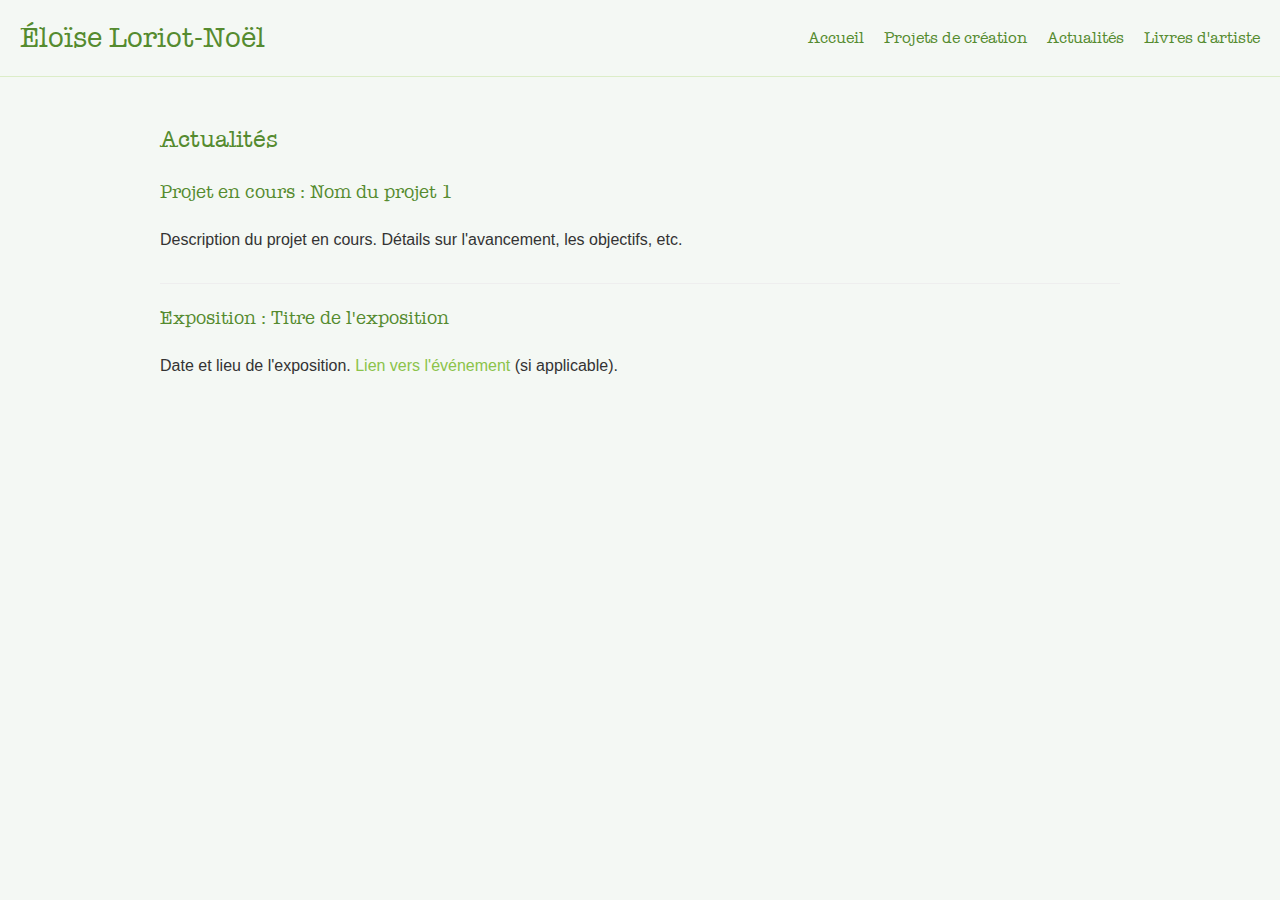
<file: actualites.html>
<!DOCTYPE html>
<html lang="fr">
<head>
    <meta charset="UTF-8">
    <meta name="viewport" content="width=device-width, initial-scale=1.0">
    <title>Actualités - Éloïse Loriot-Noël</title>
    <link rel="stylesheet" href="style.css">
</head>
<body>

    <header>
        <h1>Éloïse Loriot-Noël</h1>
        <nav>
            <ul>
                <li><a href="index.html">Accueil</a></li>
                <li><a href="portfolio.html">Projets de création</a></li>
                <li><a href="actualites.html">Actualités</a></li>
                <li><a href="livres.html">Livres d'artiste</a></li>
            </ul>
        </nav>
    </header>

    <main class="container">
        <section id="actualites">
            <h2>Actualités</h2>
            <ul class="actualites-liste">
                <li>
                    <h3>Projet en cours : Nom du projet 1</h3>
                    <p>Description du projet en cours. Détails sur l'avancement, les objectifs, etc.</p>
                </li>
                <li>
                    <h3>Exposition : Titre de l'exposition</h3>
                    <p>Date et lieu de l'exposition. <a href="#">Lien vers l'événement</a> (si applicable).</p>
                </li>
                </ul>
        </section>
    </main>

</body>
</html>
</file>
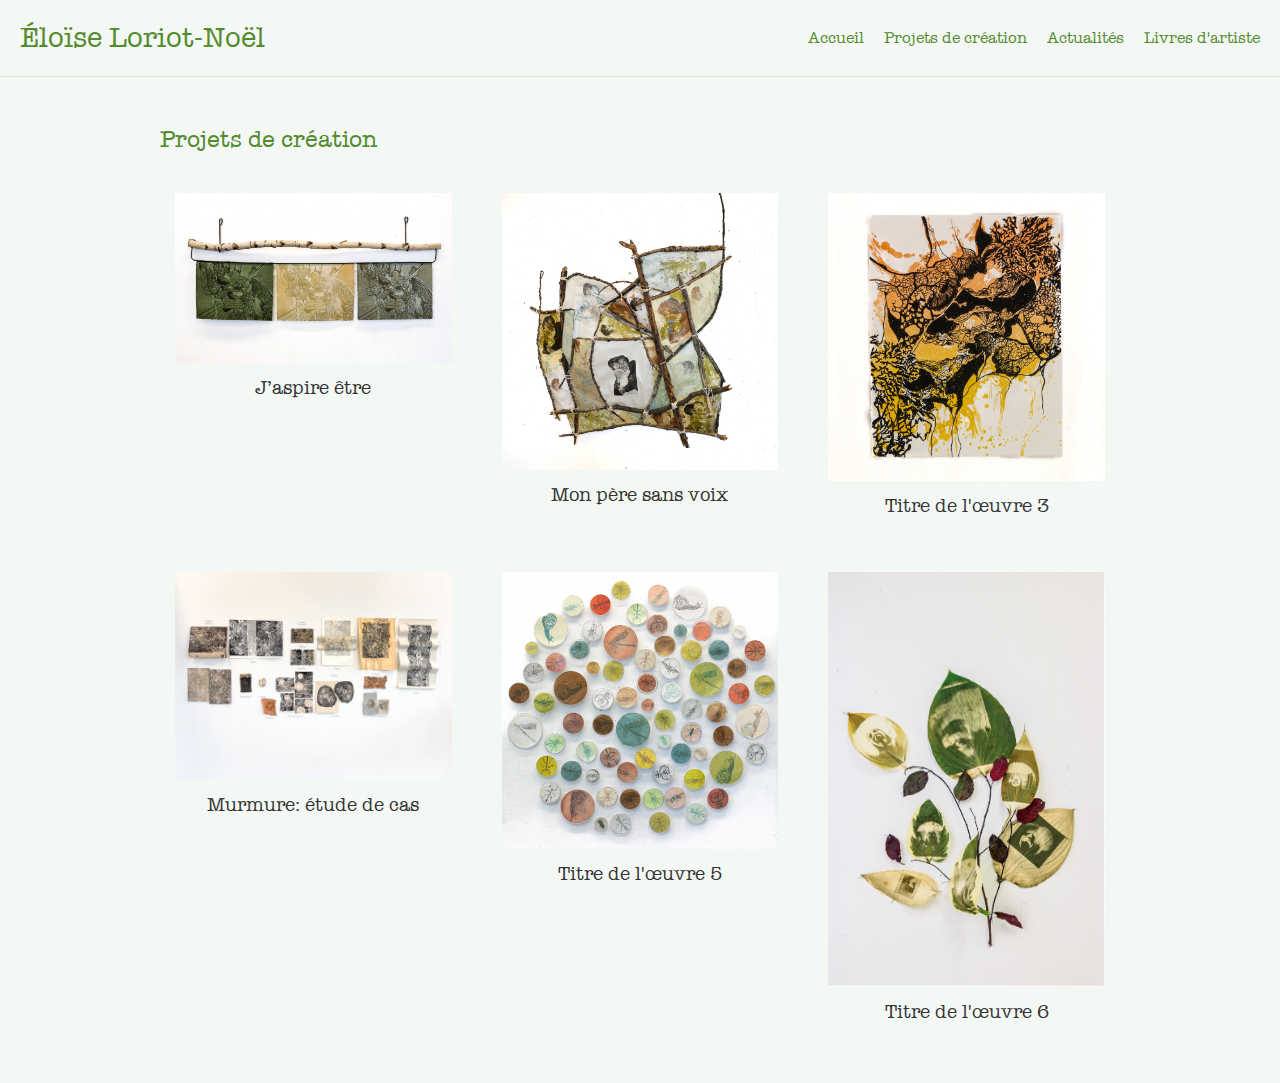
<file: portfolio.html>
<!DOCTYPE html>
<html lang="fr">
<head>
    <meta charset="UTF-8">
    <meta name="viewport" content="width=device-width, initial-scale=1.0">
    <title>Portfolio - Éloïse Loriot-Noël</title>
    <link rel="stylesheet" href="style.css">
</head>
<body>

    <header>
        <h1>Éloïse Loriot-Noël</h1>
        <nav>
            <ul>
                <li><a href="index.html">Accueil</a></li>
                <li><a href="portfolio.html">Projets de création</a></li>
                <li><a href="actualites.html">Actualités</a></li>
                <li><a href="livres.html">Livres d'artiste</a></li>
            </ul>
        </nav>
    </header>

    <main class="container">
        <section id="portfolio">
            <h2>Projets de création</h2>
            <div class="portfolio-grid">
                <div class="oeuvre-item">
                    <a href="portfolio/oeuvre1/oeuvre1.html">
                        <img src="portfolio/oeuvre1/image1_mini.jpg" alt="Titre de l'œuvre 1">
                        <h3>J’aspire être</h3>
                    </a>
                </div>
                <div class="oeuvre-item">
                    <a href="portfolio/oeuvre2/oeuvre1.html">
                        <img src="portfolio/oeuvre2/image1_mini.jpg" alt="Titre de l'œuvre 2">
                        <h3>Mon père sans voix</h3>
                    </a>
                </div>
                <div class="oeuvre-item">
                    <a href="portfolio/oeuvre3/oeuvre1.html">
                        <img src="portfolio/oeuvre3/image1_mini.jpg" alt="Titre de l'œuvre 1">
                        <h3>Titre de l'œuvre 3</h3>
                    </a>
                </div>
                <div class="oeuvre-item">
                    <a href="portfolio/oeuvre4/oeuvre1.html">
                        <img src="portfolio/oeuvre4/image1_mini.jpg" alt="Titre de l'œuvre 1">
                        <h3>Murmure: étude de cas</h3>
                    </a>
                </div>
                <div class="oeuvre-item">
                    <a href="portfolio/oeuvre5/oeuvre1.html">
                        <img src="portfolio/oeuvre5/image1_mini.jpg" alt="Titre de l'œuvre 1">
                        <h3>Titre de l'œuvre 5</h3>
                    </a>
                </div>
                <div class="oeuvre-item">
                    <a href="portfolio/oeuvre6/oeuvre1.html">
                        <img src="portfolio/oeuvre6/image1_mini.jpg" alt="Titre de l'œuvre 1">
                        <h3>Titre de l'œuvre 6</h3>
                    </a>
                </div>
                </div>
        </section>
    </main>

</body>
</html>
</file>
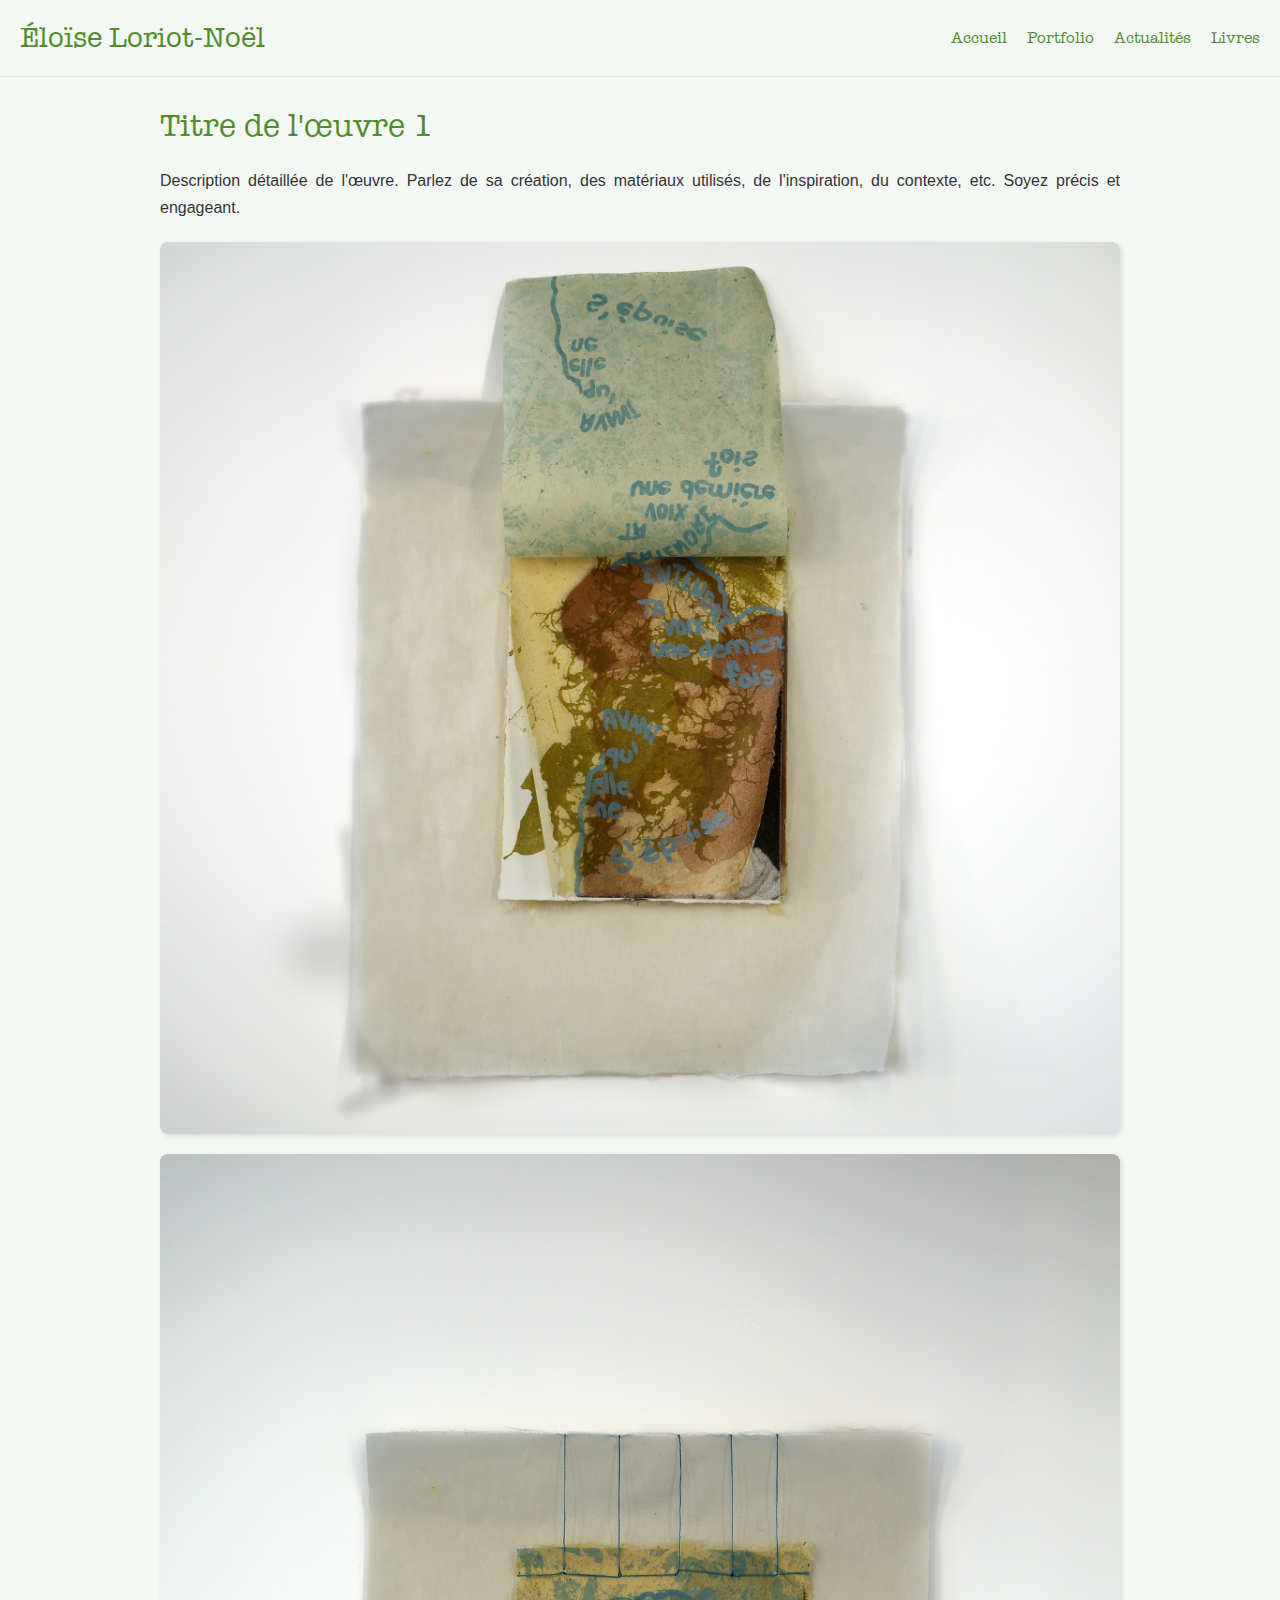
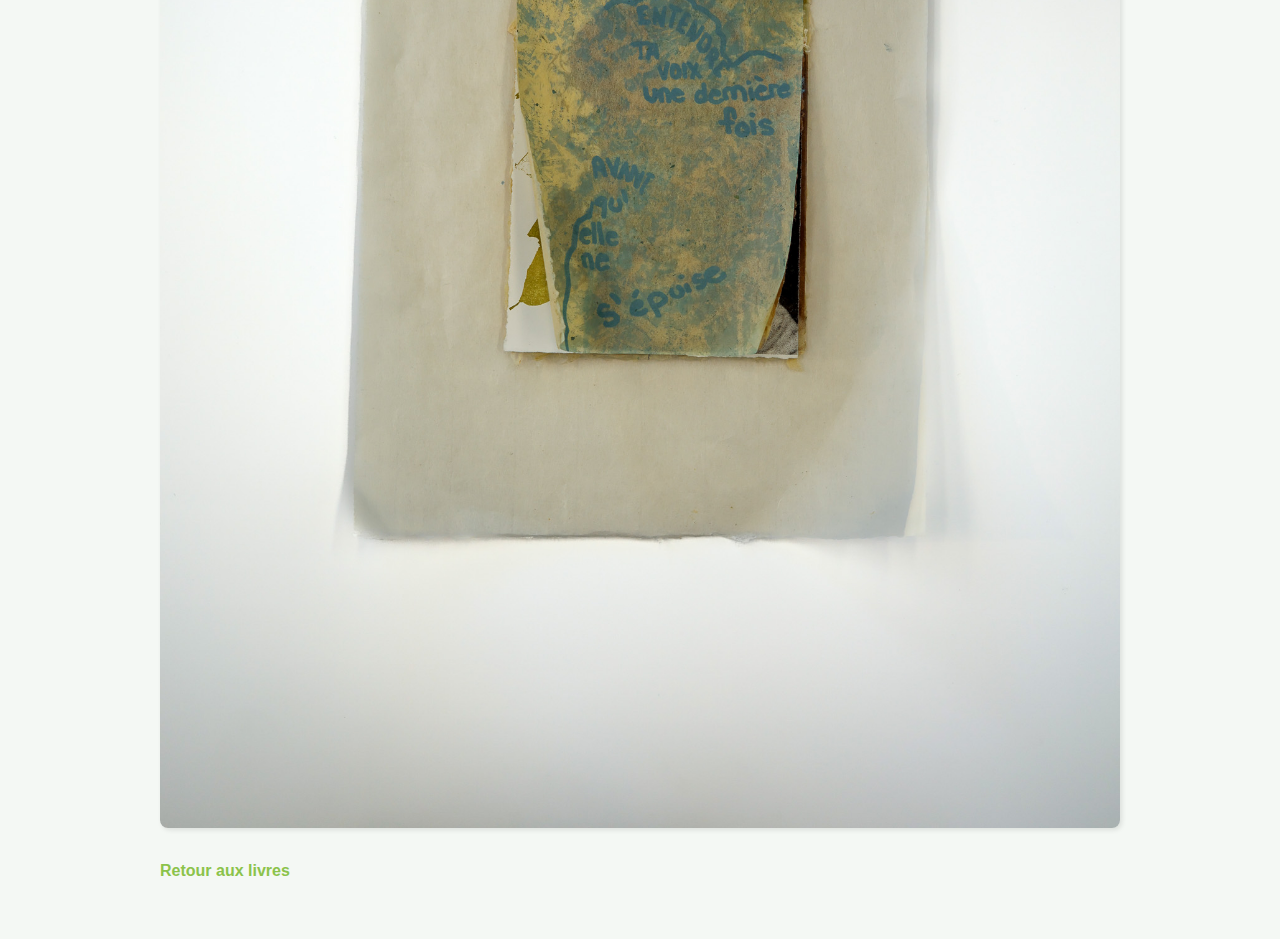
<file: livre/oeuvre3/oeuvre1.html>
<!DOCTYPE html>
<html lang="fr">
<head>
    <meta charset="UTF-8">
    <meta name="viewport" content="width=device-width, initial-scale=1.0">
    <title>Titre de l'œuvre 1 - Éloïse Loriot-Noël</title>
    <link rel="stylesheet" href="../../style.css">
    <link rel="stylesheet" href="oeuvre.css"> </head>
<body>

    <header>
        <h1>Éloïse Loriot-Noël</h1>
        <nav>
            <ul>
                <li><a href="../../index.html">Accueil</a></li>
                <li><a href="../../portfolio.html">Portfolio</a></li>
                <li><a href="../../actualites.html">Actualités</a></li>
                <li><a href="../../livres.html">Livres</a></li>
            </ul>
        </nav>
    </header>

    <main class="container oeuvre-page">
        <section class="oeuvre-details">
            <h2>Titre de l'œuvre 1</h2>
            <p class="description">Description détaillée de l'œuvre. Parlez de sa création, des matériaux utilisés, de l'inspiration, du contexte, etc. Soyez précis et engageant.</p>
            <div class="oeuvre-galerie">
                <img src="image1_grande.jpg" alt="Image 1 de l'œuvre">
                <img src="image2_grande.jpg" alt="Image 1 de l'œuvre">
                </div>
        </section>
        <p><a href="../../livres.html">Retour aux livres</a></p>
    </main>

</body>
</html>
</file>
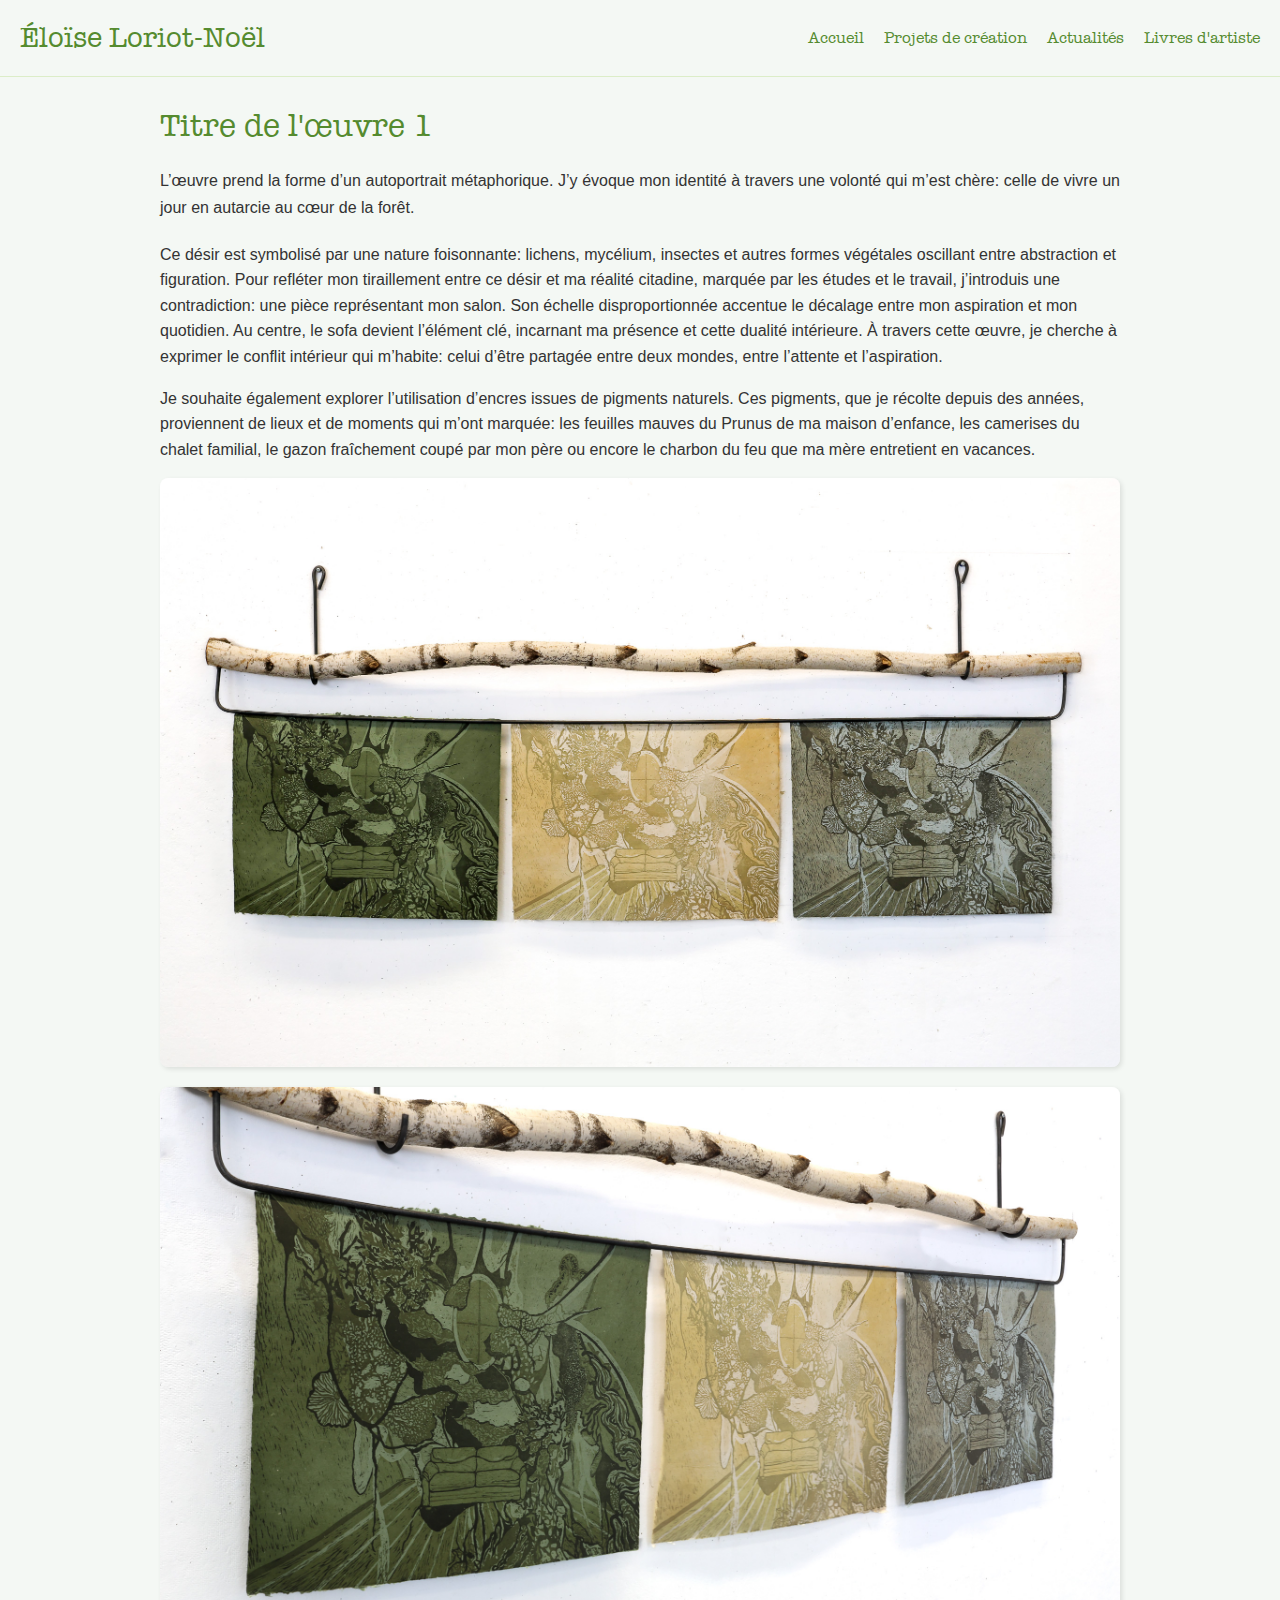
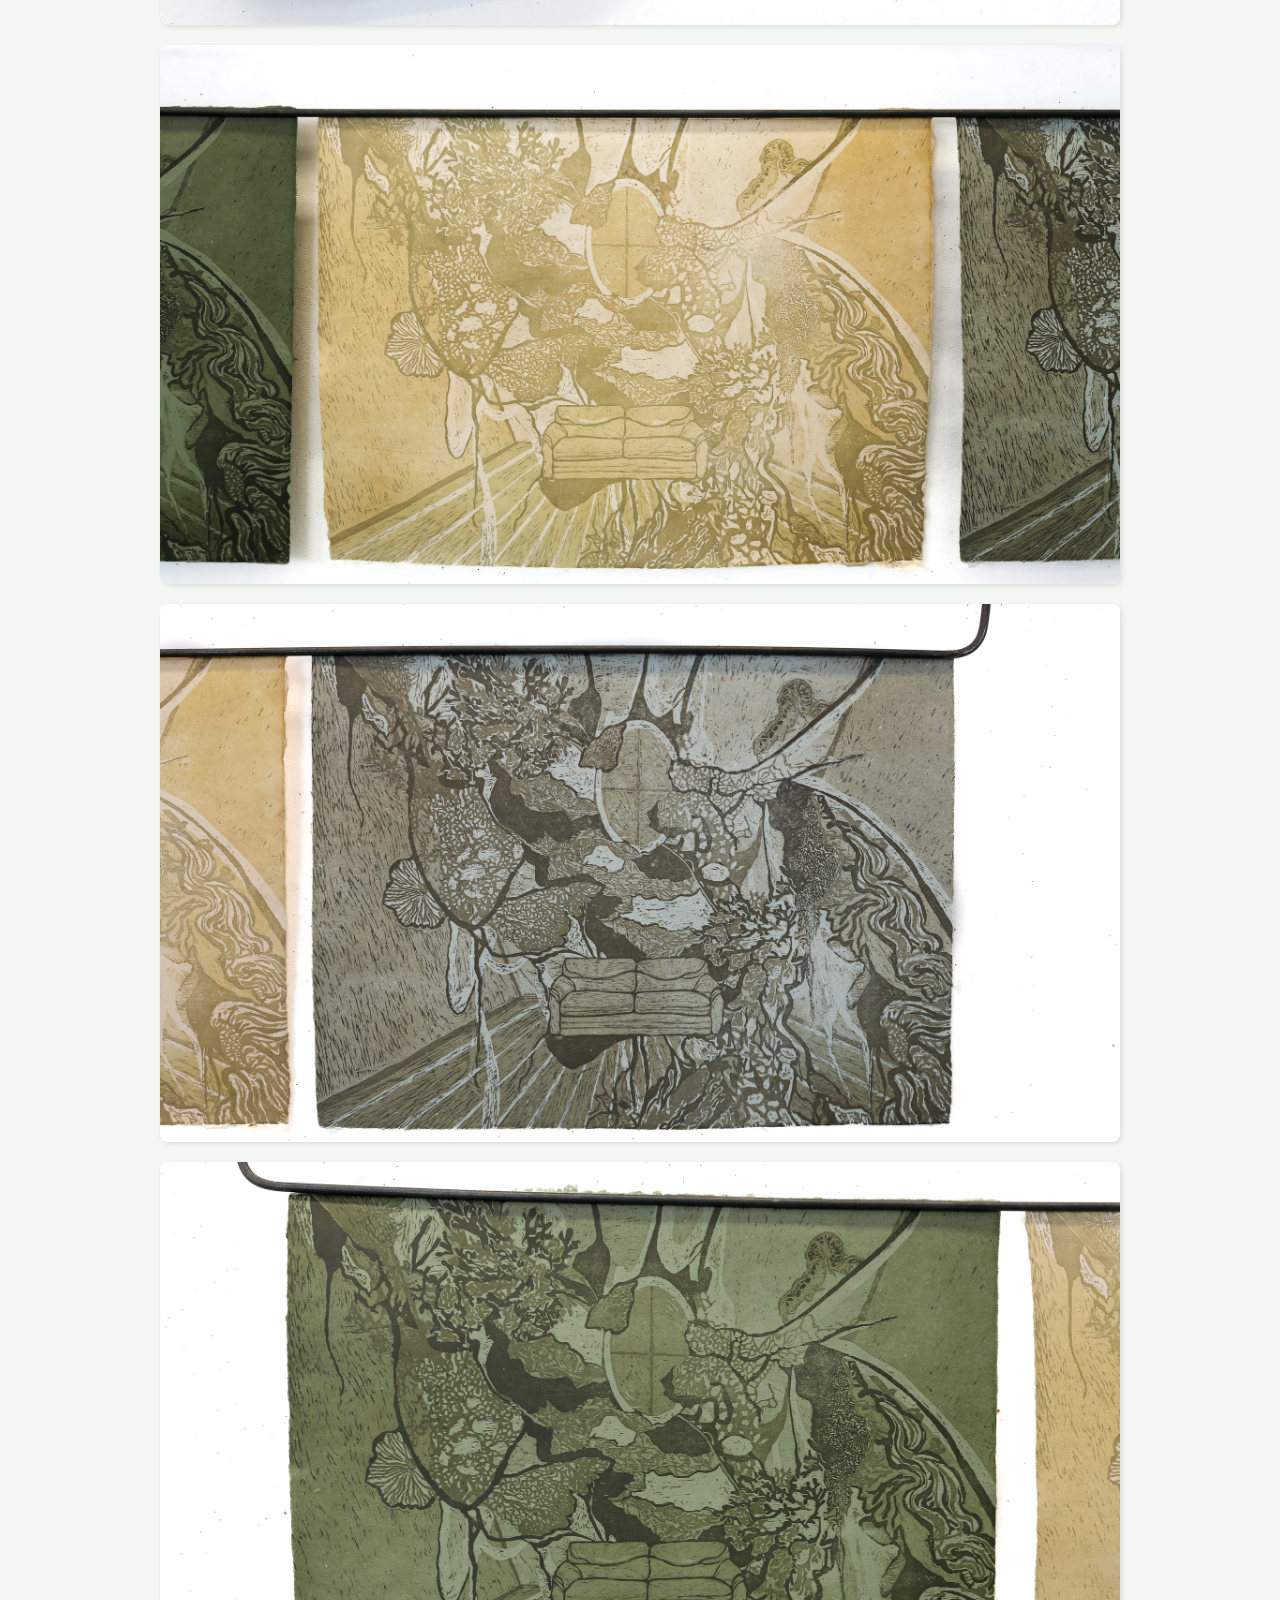
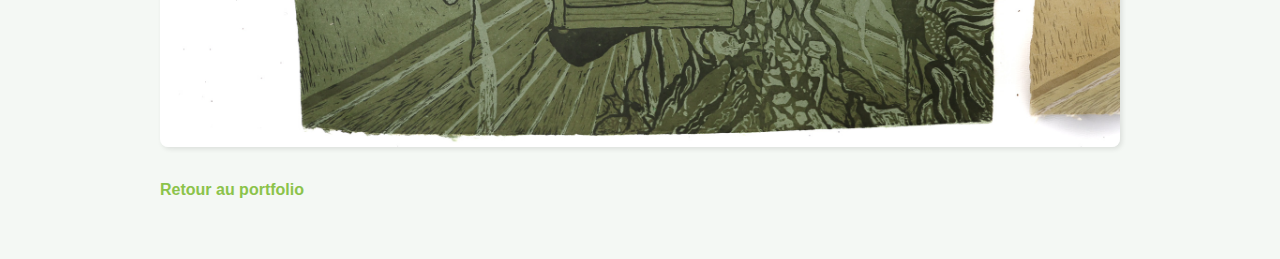
<file: portfolio/oeuvre1/oeuvre1.html>
<!DOCTYPE html>
<html lang="fr">
<head>
    <meta charset="UTF-8">
    <meta name="viewport" content="width=device-width, initial-scale=1.0">
    <title>Titre de l'œuvre 1 - Éloïse Loriot-Noël</title>
    <link rel="stylesheet" href="../../style.css">
    <link rel="stylesheet" href="oeuvre.css"> </head>
<body>

    <header>
        <h1>Éloïse Loriot-Noël</h1>
        <nav>
            <ul>
                <li><a href="../../index.html">Accueil</a></li>
                <li><a href="../../portfolio.html">Projets de création</a></li>
                <li><a href="../../actualites.html">Actualités</a></li>
                <li><a href="../../livres.html">Livres d'artiste</a></li>
            </ul>
        </nav>
    </header>

    <main class="container oeuvre-page">
        <section class="oeuvre-details">
            <h2>Titre de l'œuvre 1</h2>
            <p class="description">L’œuvre prend la forme d’un autoportrait métaphorique. J’y évoque mon identité à travers une volonté qui m’est chère: celle de vivre un jour en autarcie au cœur de la forêt.</p>
            <p>Ce désir est symbolisé par une nature foisonnante: lichens, mycélium, insectes et autres formes végétales oscillant entre abstraction et figuration. Pour refléter mon tiraillement entre ce désir et ma réalité citadine, marquée par les études et le travail, j’introduis une contradiction: une pièce représentant mon salon. Son échelle disproportionnée accentue le décalage entre mon aspiration et mon quotidien. Au centre, le sofa devient l’élément clé, incarnant ma présence et cette dualité intérieure. À travers cette œuvre, je cherche à exprimer le conflit intérieur qui m’habite: celui d’être partagée entre deux mondes, entre l’attente et l’aspiration.</p>
            <p>Je souhaite également explorer l’utilisation d’encres issues de pigments naturels. Ces pigments, que je récolte depuis des années, proviennent de lieux et de moments qui m’ont marquée: les feuilles mauves du Prunus de ma maison d’enfance, les camerises du chalet familial, le gazon fraîchement coupé par mon père ou encore le charbon du feu que ma mère entretient en vacances.</p>
            <div class="oeuvre-galerie">
                <img src="image2_grande.jpg" alt="Image 1 de l'œuvre">
                <img src="image3_grande.jpg" alt="Image 2 de l'œuvre">
                <img src="image4_grande.jpg" alt="Image 3 de l'œuvre">
                <img src="image5_grande.jpg" alt="Image 4 de l'œuvre">
                <img src="image6_grande.jpg" alt="Image 5 de l'œuvre">
                </div>
        </section>
        <p><a href="../../portfolio.html">Retour au portfolio</a></p>
    </main>

</body>
</html>
</file>
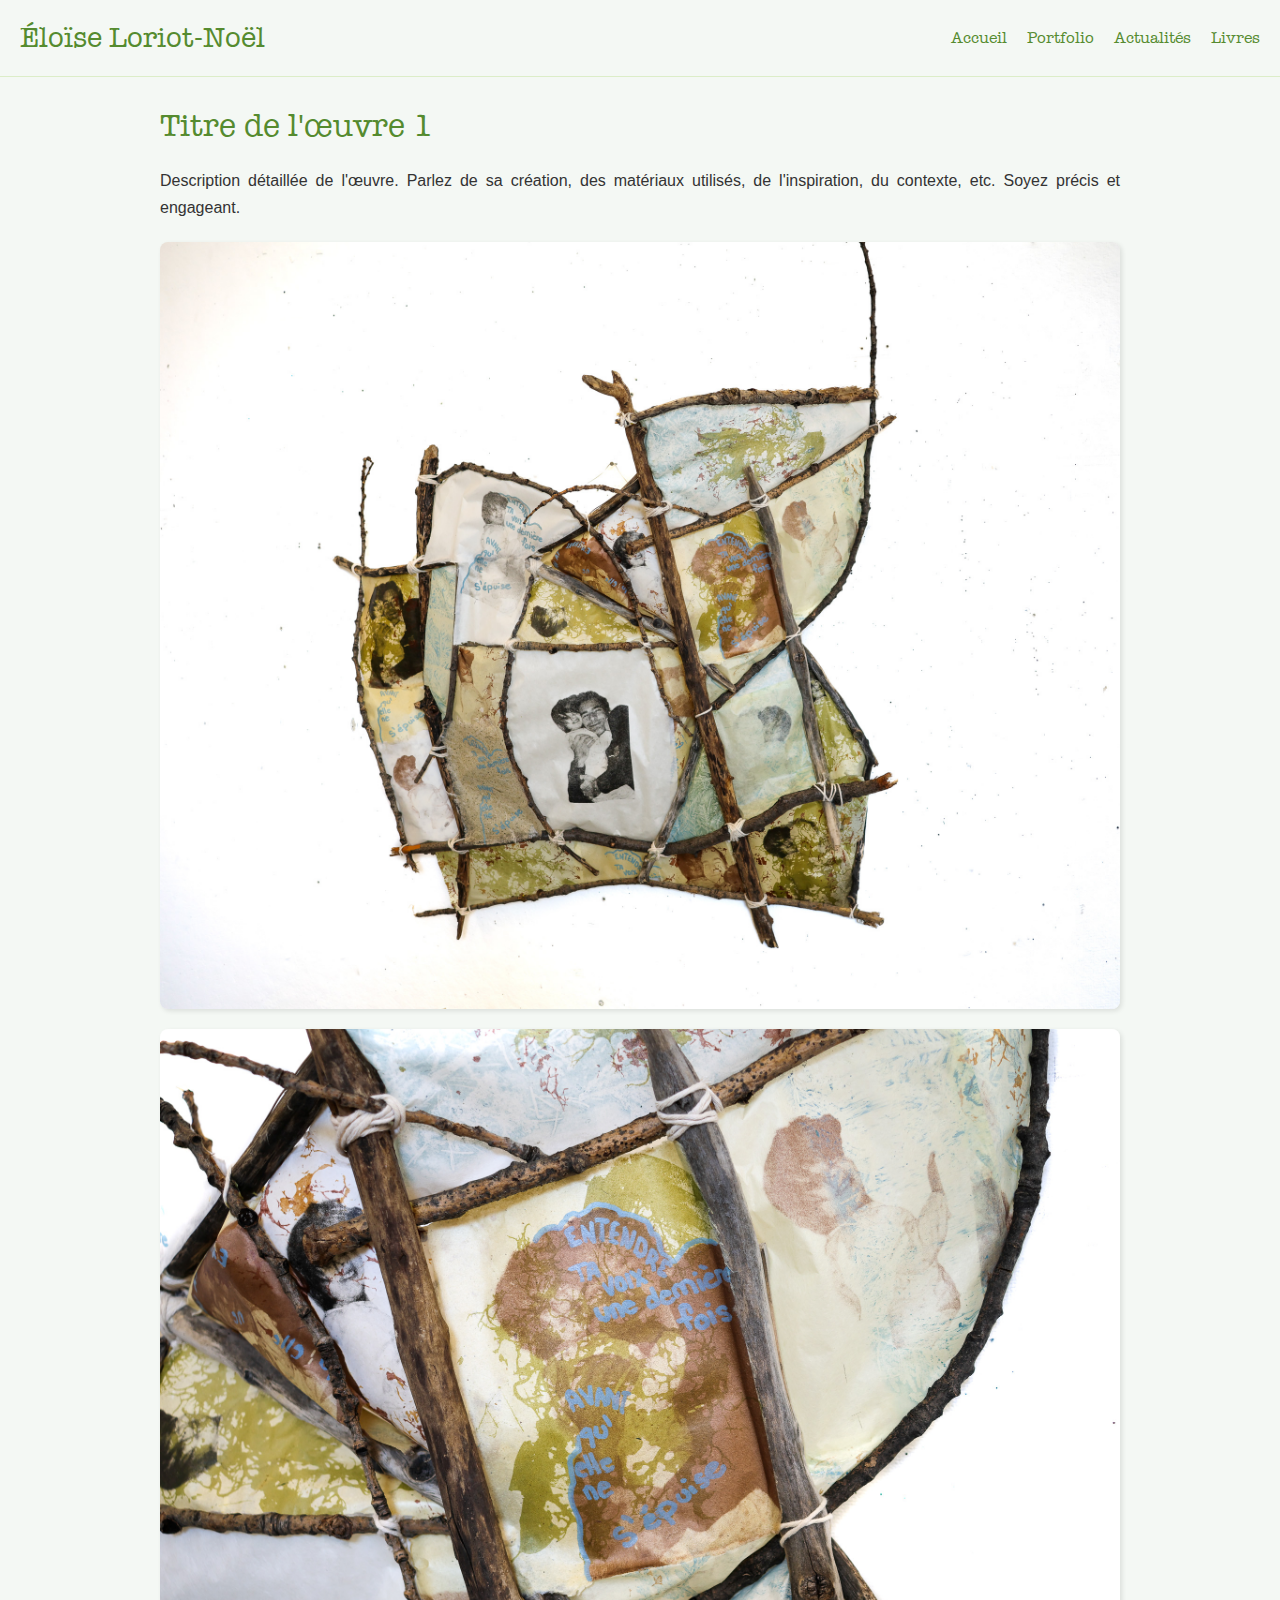
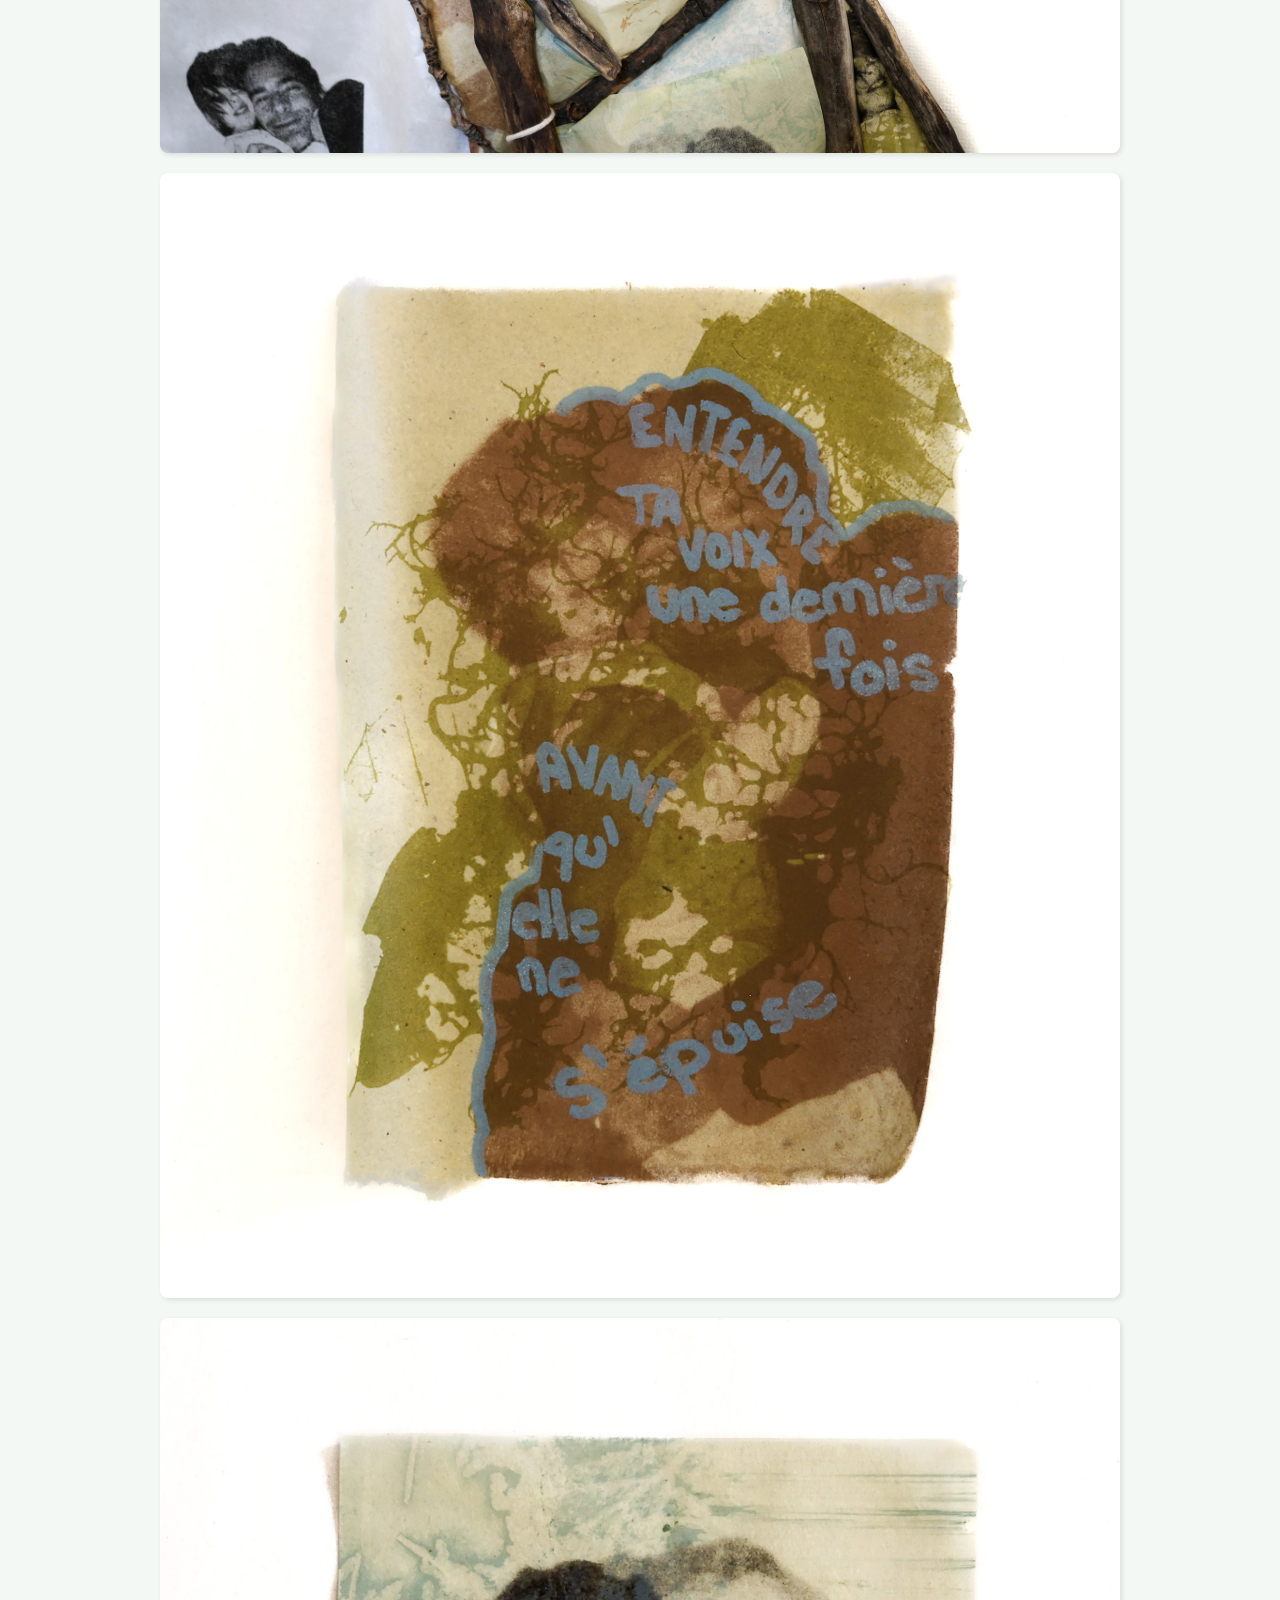
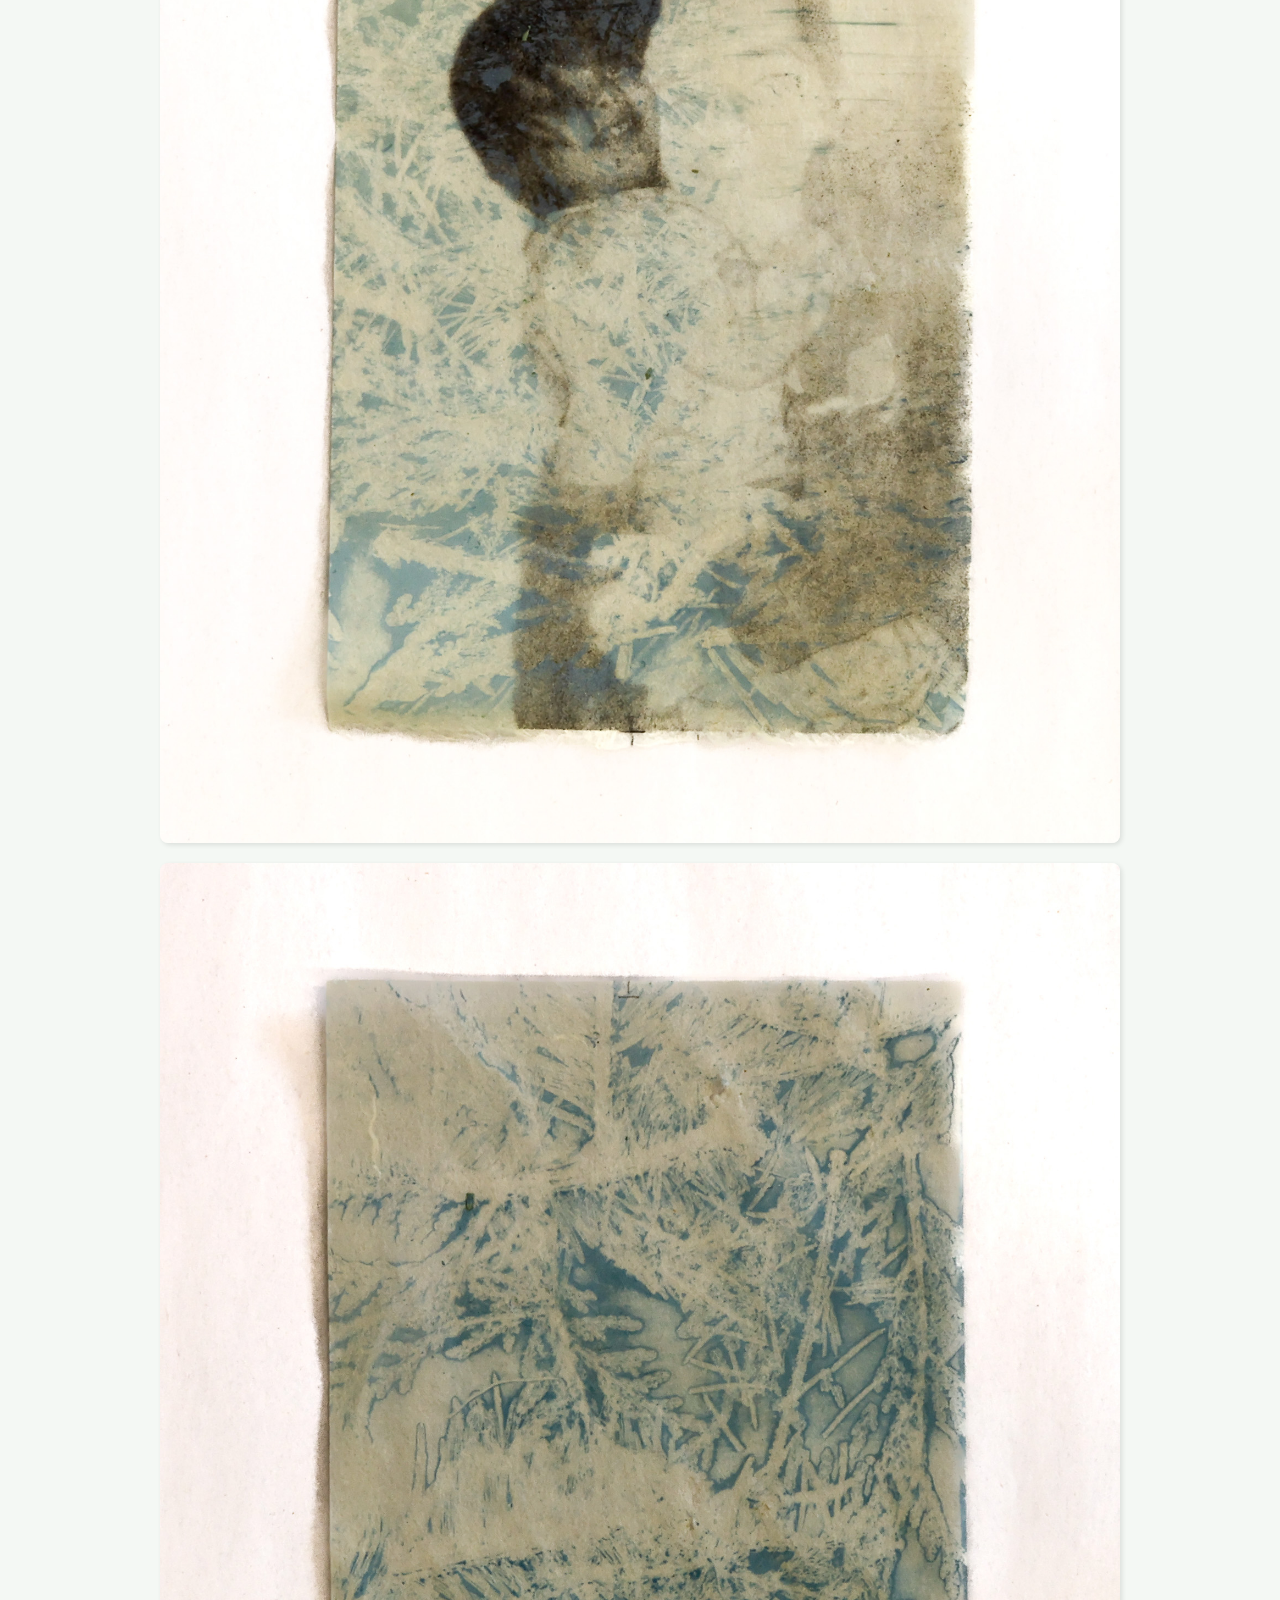
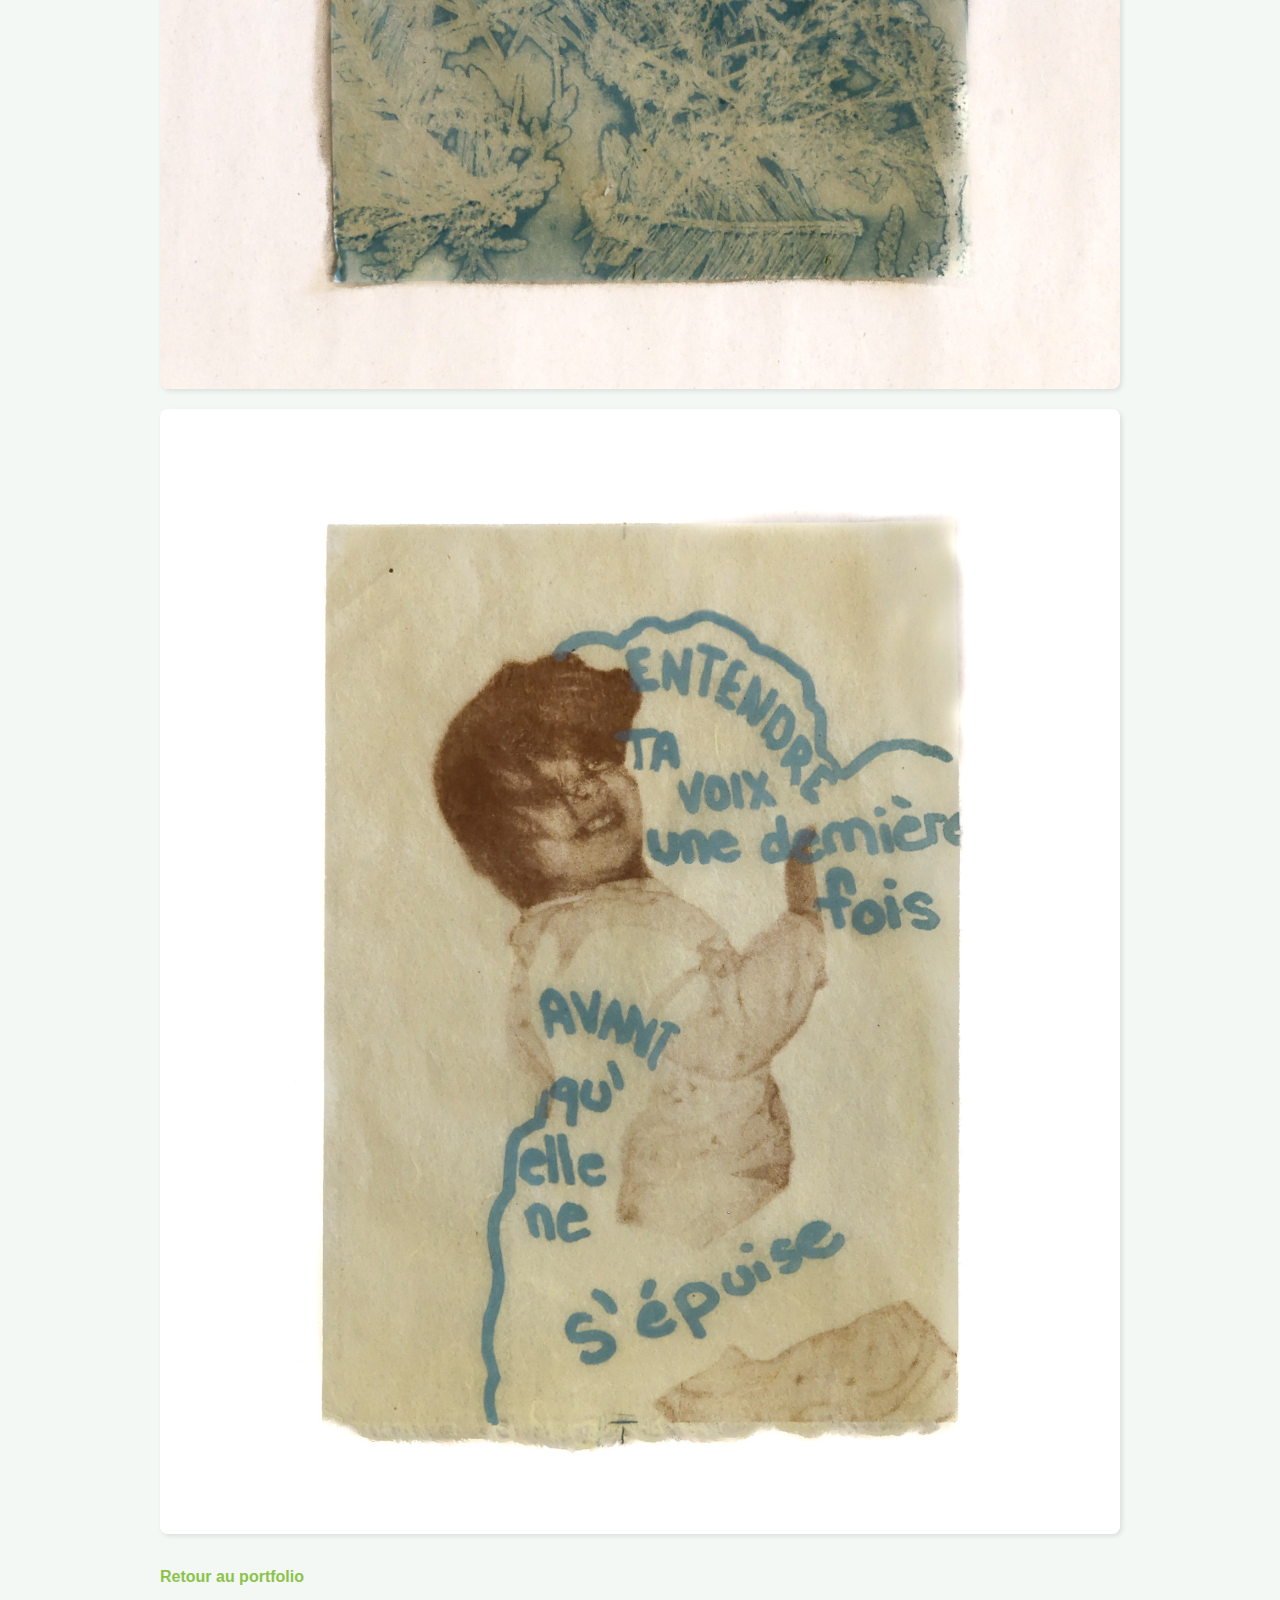
<file: portfolio/oeuvre2/oeuvre1.html>
<!DOCTYPE html>
<html lang="fr">
<head>
    <meta charset="UTF-8">
    <meta name="viewport" content="width=device-width, initial-scale=1.0">
    <title>Titre de l'œuvre 1 - Éloïse Loriot-Noël</title>
    <link rel="stylesheet" href="../../style.css">
    <link rel="stylesheet" href="oeuvre.css"> </head>
<body>

    <header>
        <h1>Éloïse Loriot-Noël</h1>
        <nav>
            <ul>
                <li><a href="../../index.html">Accueil</a></li>
                <li><a href="../../portfolio.html">Portfolio</a></li>
                <li><a href="../../actualites.html">Actualités</a></li>
                <li><a href="../../livres.html">Livres</a></li>
            </ul>
        </nav>
    </header>

    <main class="container oeuvre-page">
        <section class="oeuvre-details">
            <h2>Titre de l'œuvre 1</h2>
            <p class="description">Description détaillée de l'œuvre. Parlez de sa création, des matériaux utilisés, de l'inspiration, du contexte, etc. Soyez précis et engageant.</p>
            <div class="oeuvre-galerie">
                <img src="image1_grande.jpg" alt="Image 1 de l'œuvre">
                <img src="image2_grande.jpg" alt="Image 2 de l'œuvre">
                <img src="image3_grande.jpg" alt="Image 3 de l'œuvre">
                <img src="image4_grande.jpg" alt="Image 4 de l'œuvre">
                <img src="image5_grande.jpg" alt="Image 5 de l'œuvre">
                <img src="image6_grande.jpg" alt="Image 6 de l'œuvre">
                </div>
        </section>
        <p><a href="../../portfolio.html">Retour au portfolio</a></p>
    </main>

</body>
</html>
</file>
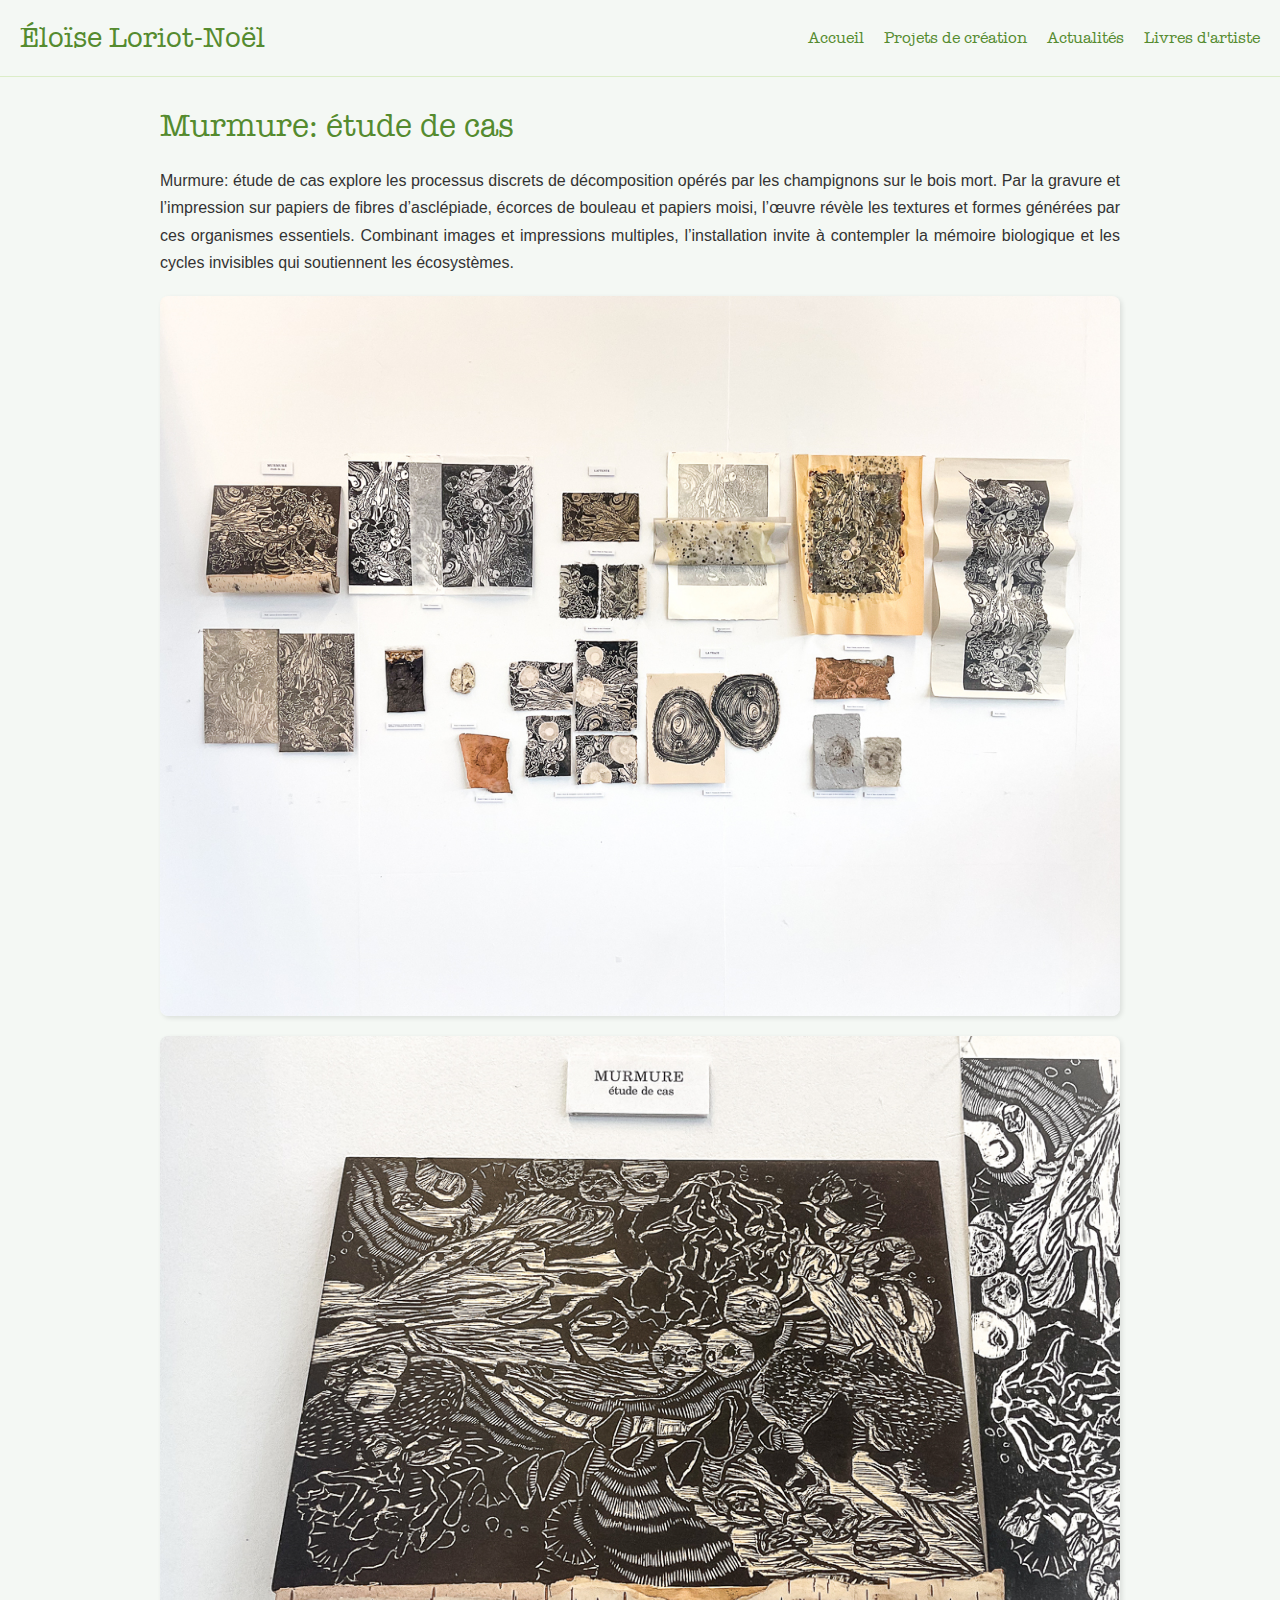
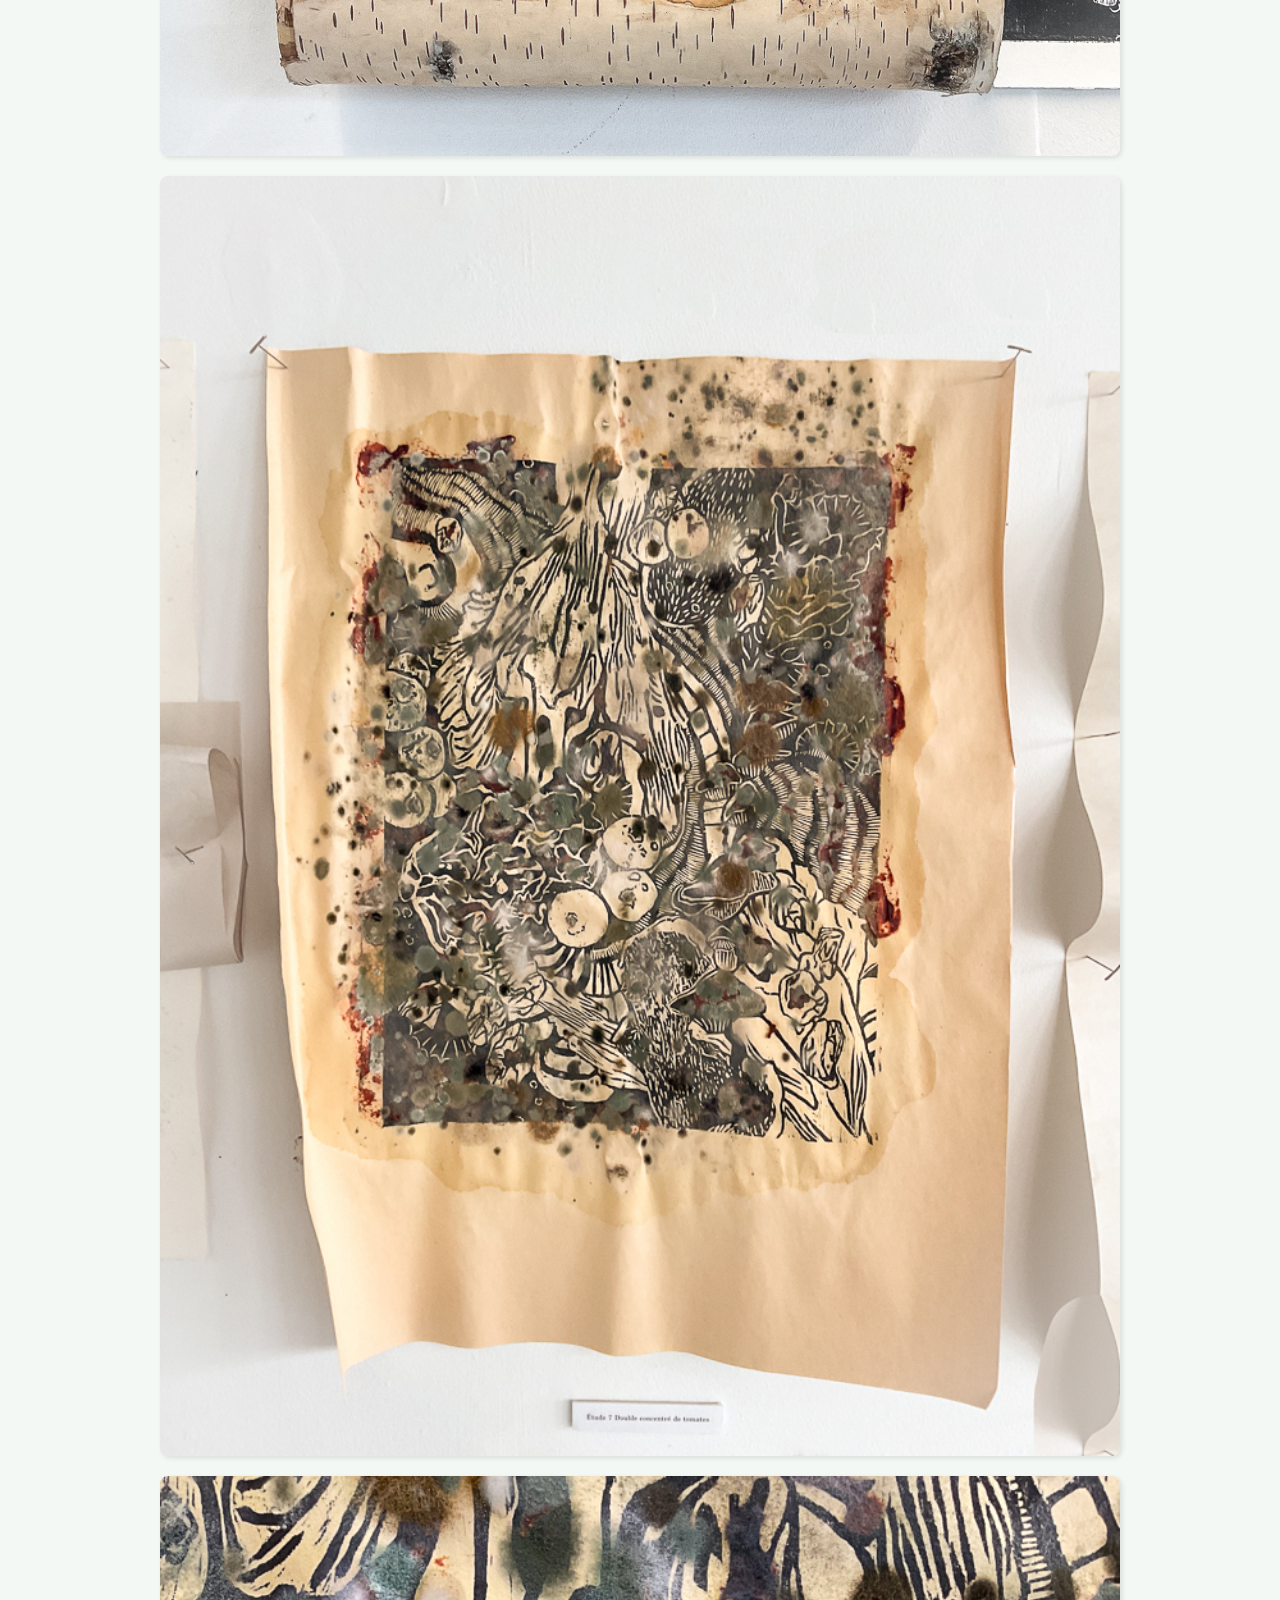
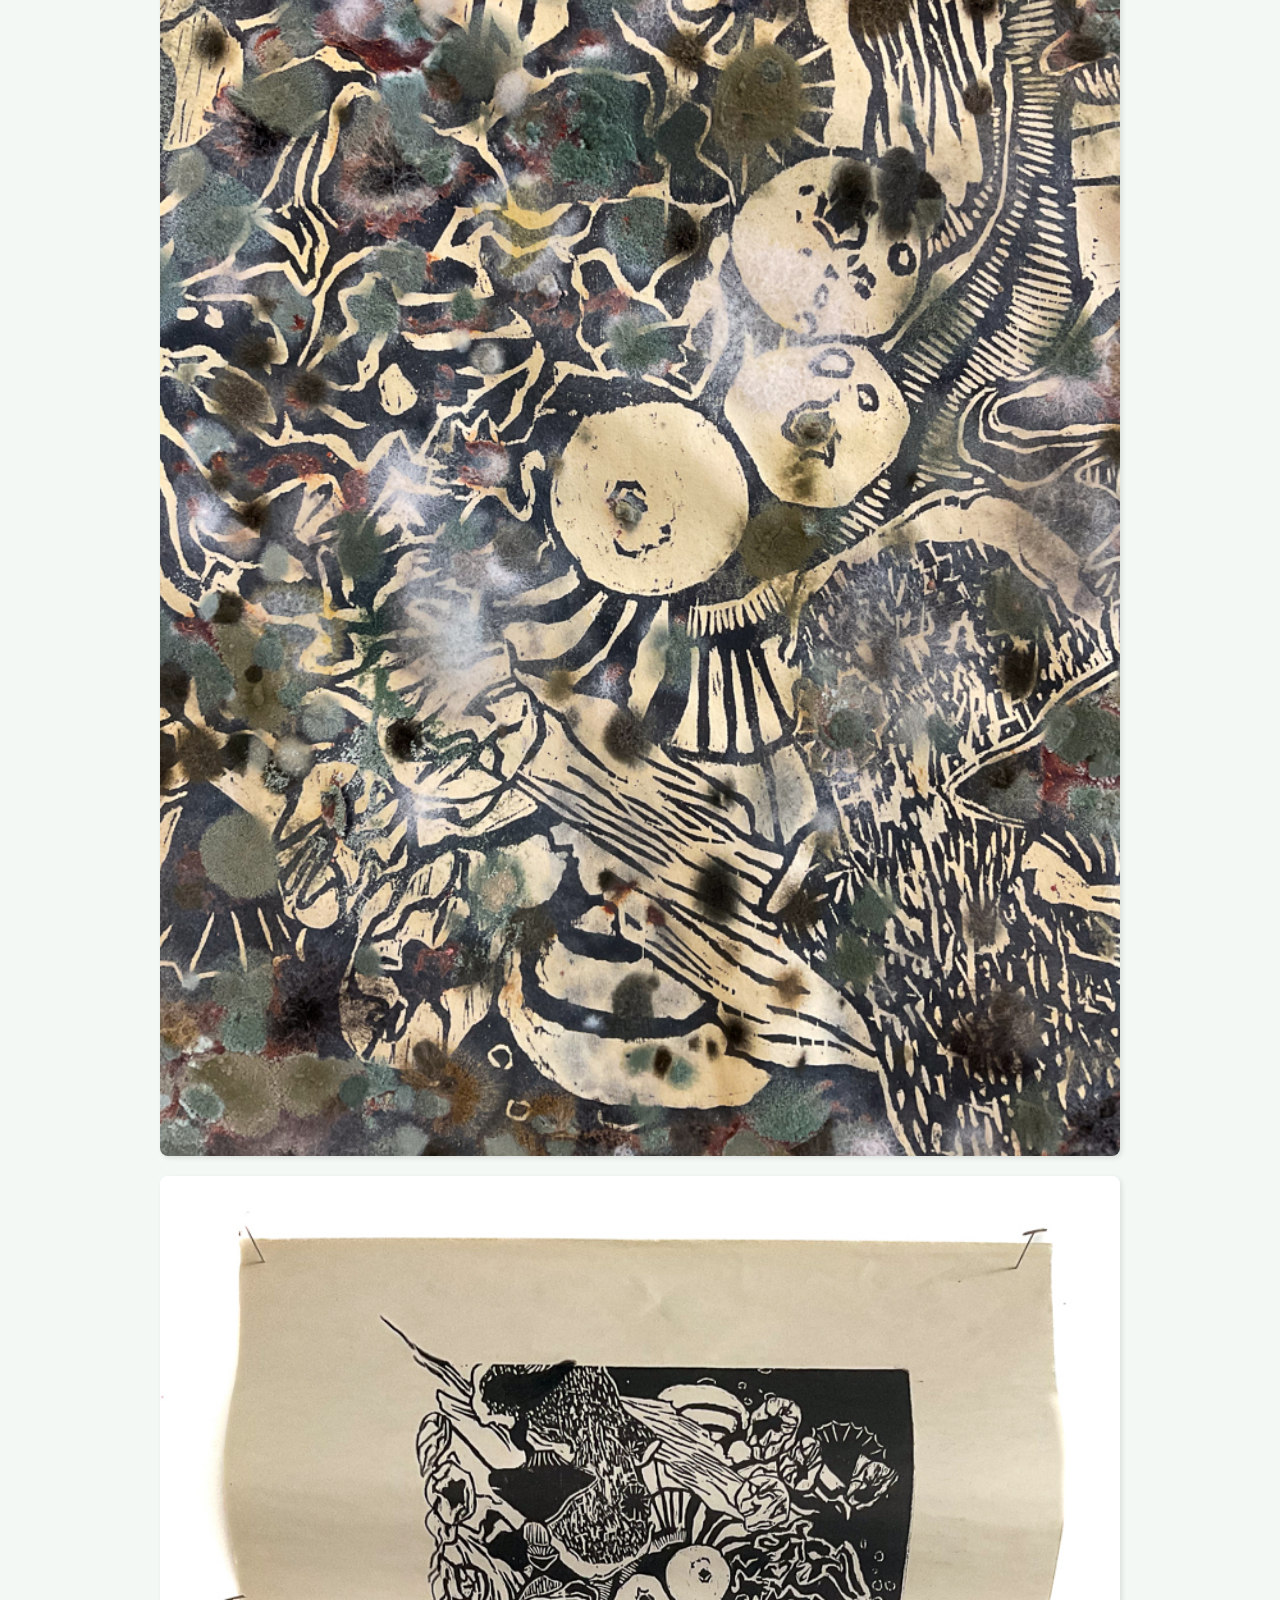
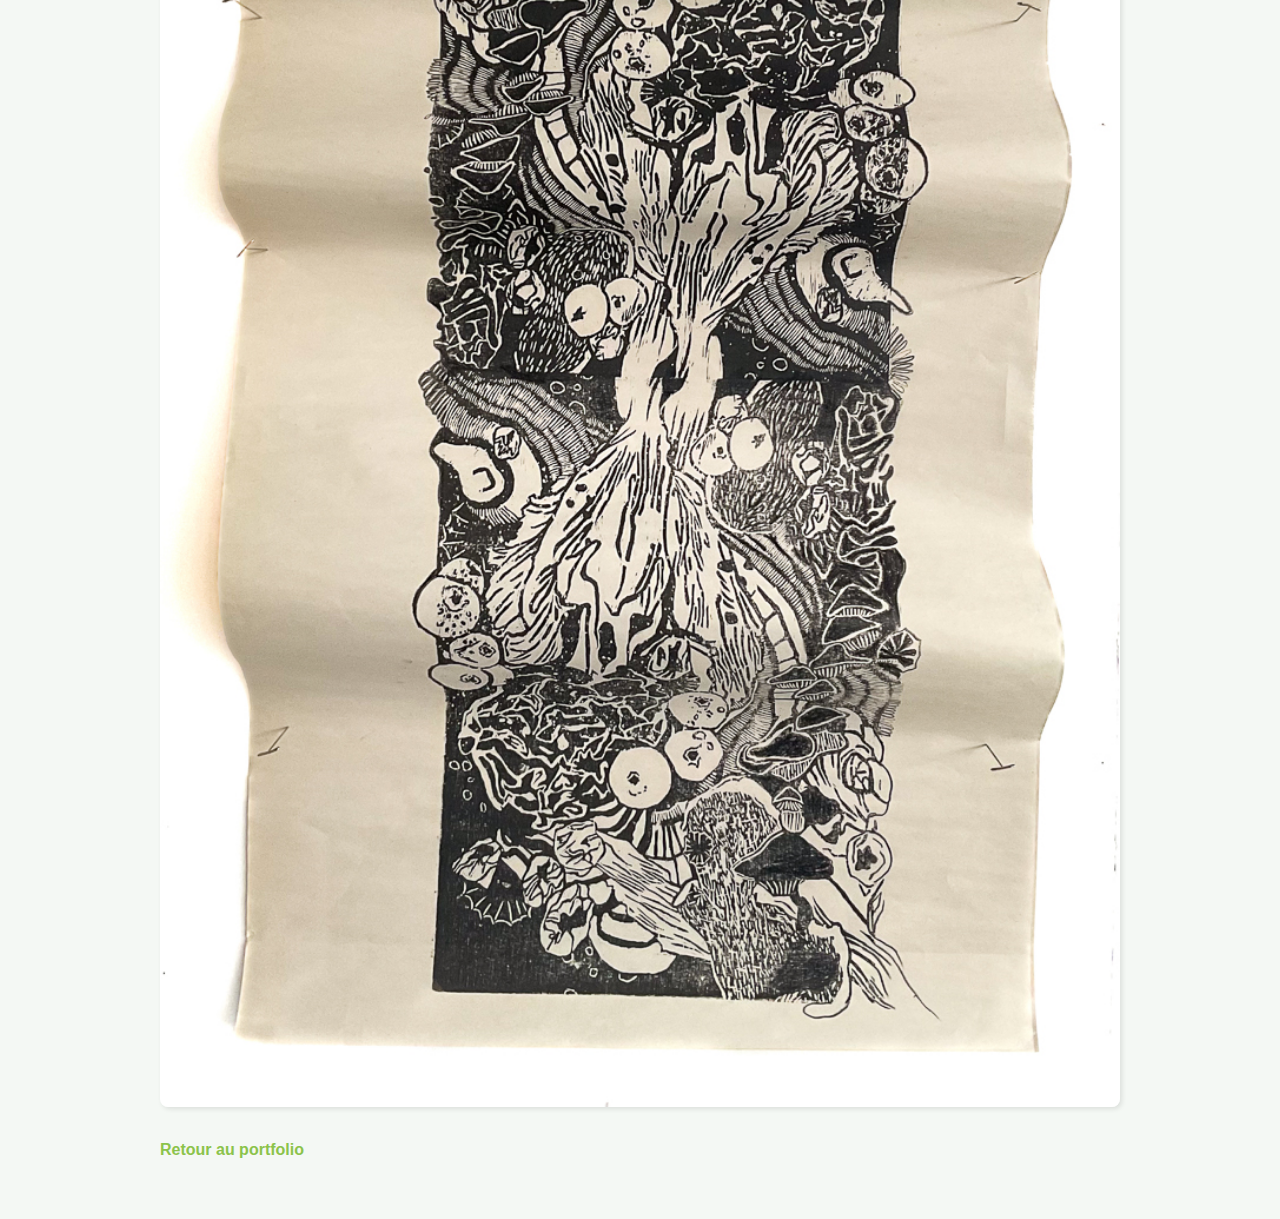
<file: portfolio/oeuvre4/oeuvre1.html>
<!DOCTYPE html>
<html lang="fr">
<head>
    <meta charset="UTF-8">
    <meta name="viewport" content="width=device-width, initial-scale=1.0">
    <title>Murmure: étude de cas - Éloïse Loriot-Noël</title>
    <link rel="stylesheet" href="../../style.css">
    <link rel="stylesheet" href="oeuvre.css"> </head>
<body>

    <header>
        <h1>Éloïse Loriot-Noël</h1>
        <nav>
            <ul>
                <li><a href="../../index.html">Accueil</a></li>
                <li><a href="../../portfolio.html">Projets de création</a></li>
                <li><a href="../../actualites.html">Actualités</a></li>
                <li><a href="../../livres.html">Livres d'artiste</a></li>
            </ul>
        </nav>
    </header>

    <main class="container oeuvre-page">
        <section class="oeuvre-details">
            <h2>Murmure: étude de cas</h2>
            <p class="description">Murmure: étude de cas explore les processus discrets de décomposition opérés par les champignons sur le bois mort. Par la gravure et l’impression sur papiers de fibres d’asclépiade, écorces de bouleau et papiers moisi, l’œuvre révèle les textures et formes générées par ces organismes essentiels. Combinant images et impressions multiples, l’installation invite à contempler la mémoire biologique et les cycles invisibles qui soutiennent les écosystèmes.</p>
            <div class="oeuvre-galerie">
                <img src="image1_grande.jpg" alt="Image 1 de l'œuvre">
                <img src="image2_grande.jpg" alt="Image 2 de l'œuvre">
                <img src="image3_grande.jpg" alt="Image 3 de l'œuvre">
                <img src="image4_grande.jpg" alt="Image 4 de l'œuvre">
                <img src="image5_grande.jpg" alt="Image 4 de l'œuvre">
                </div>
        </section>
        <p><a href="../../portfolio.html">Retour au portfolio</a></p>
    </main>

</body>
</html>
</file>
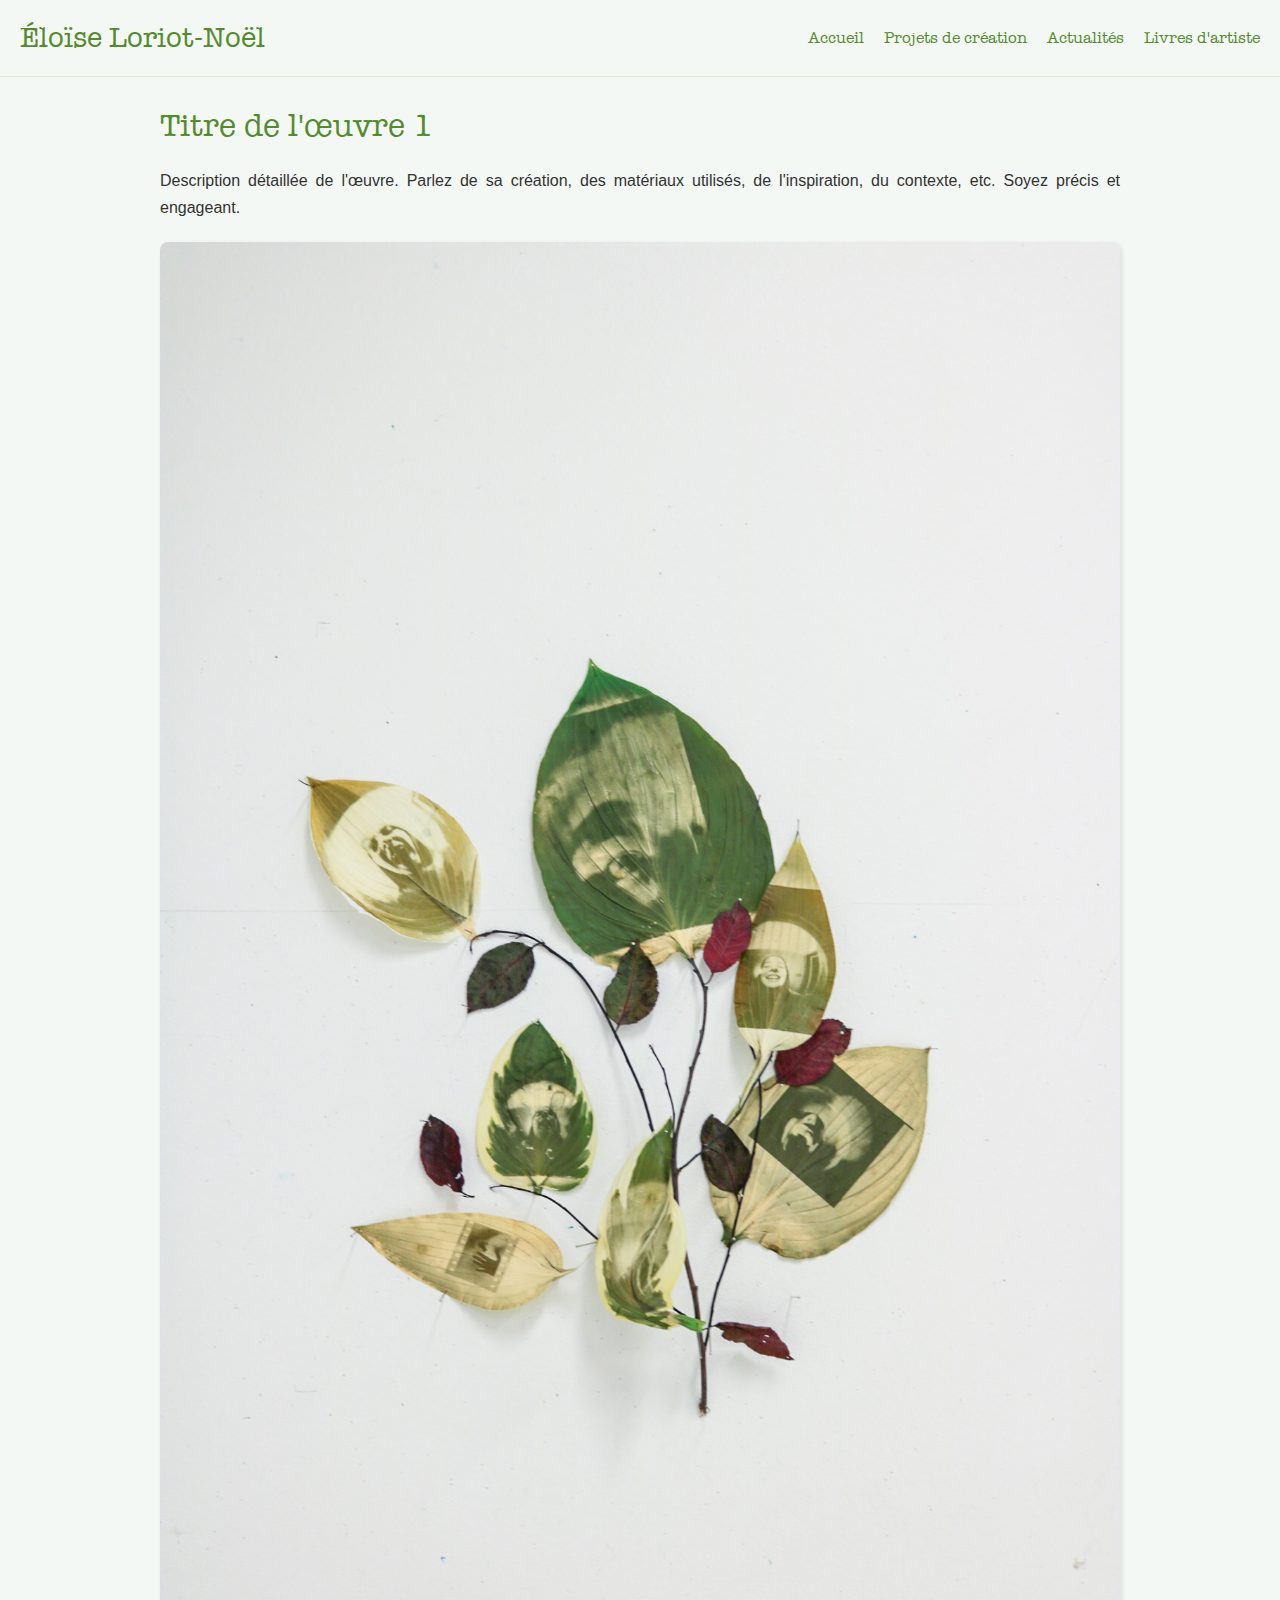
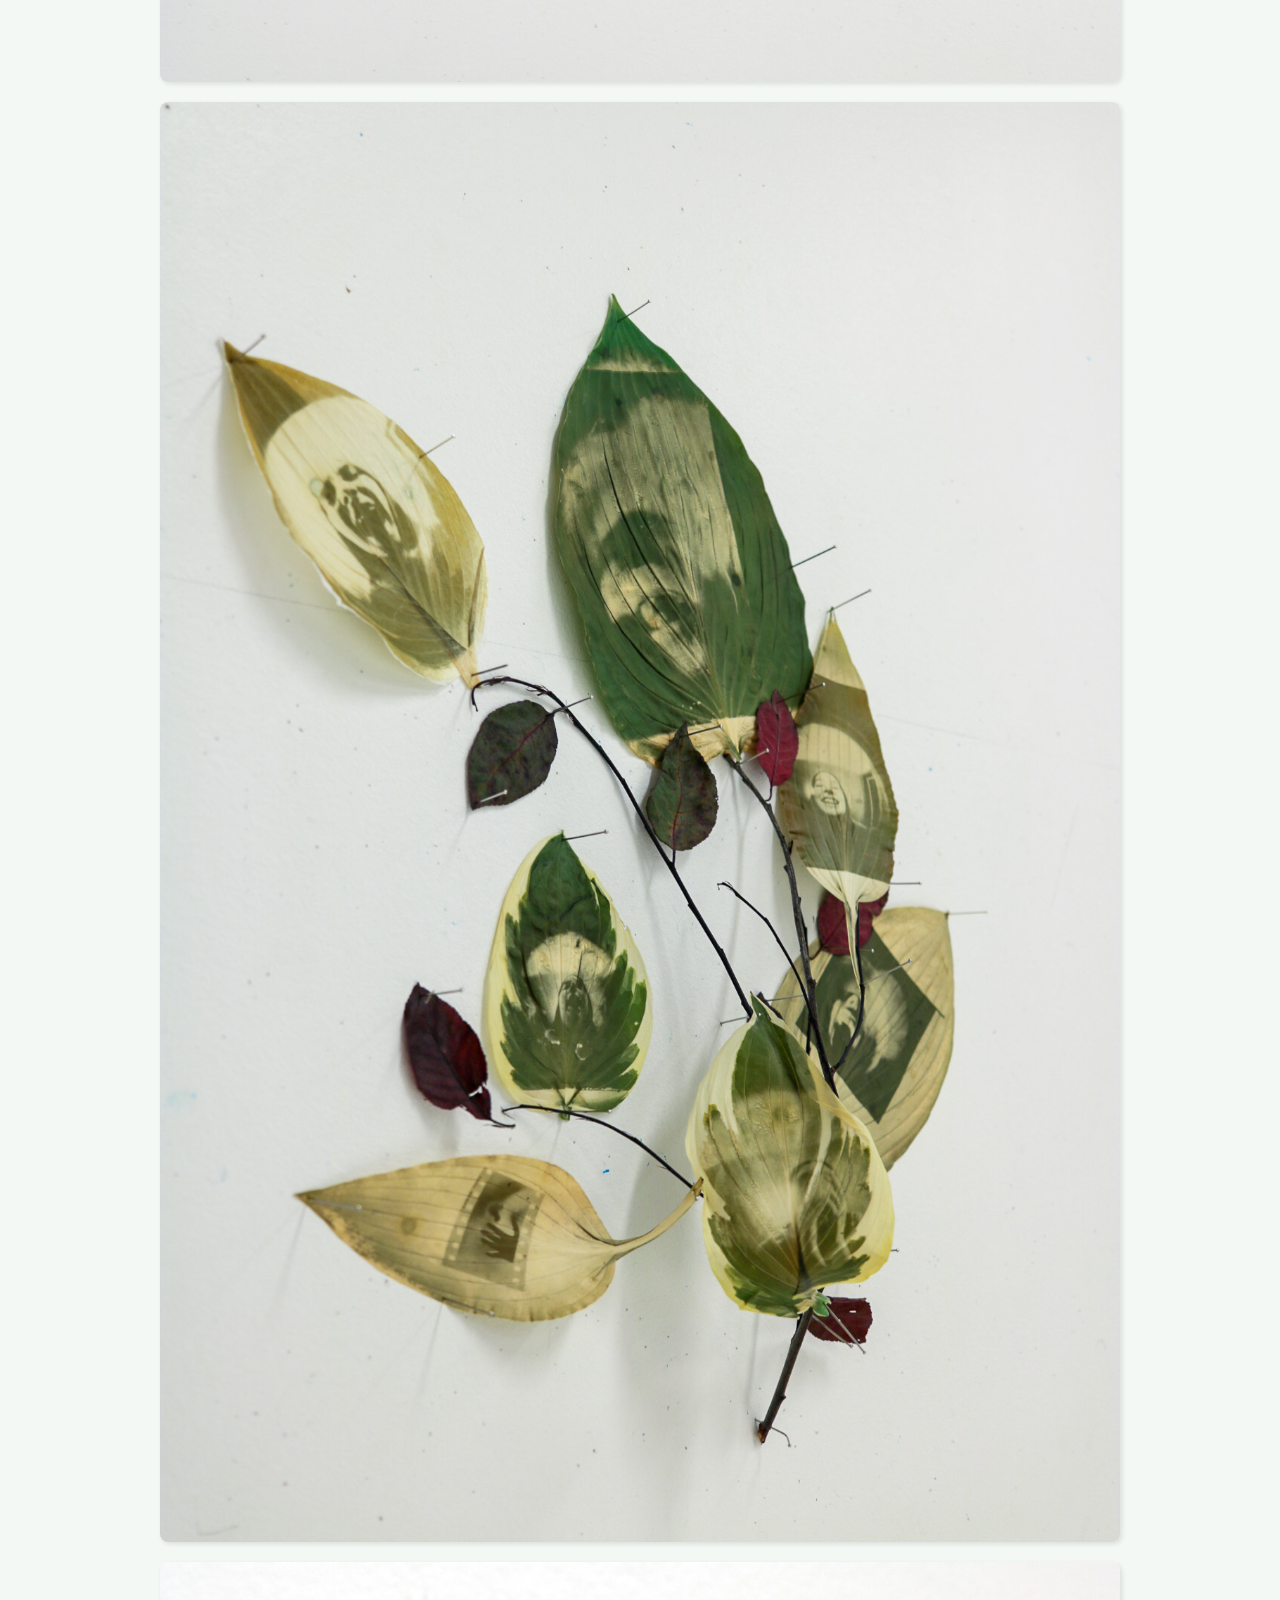
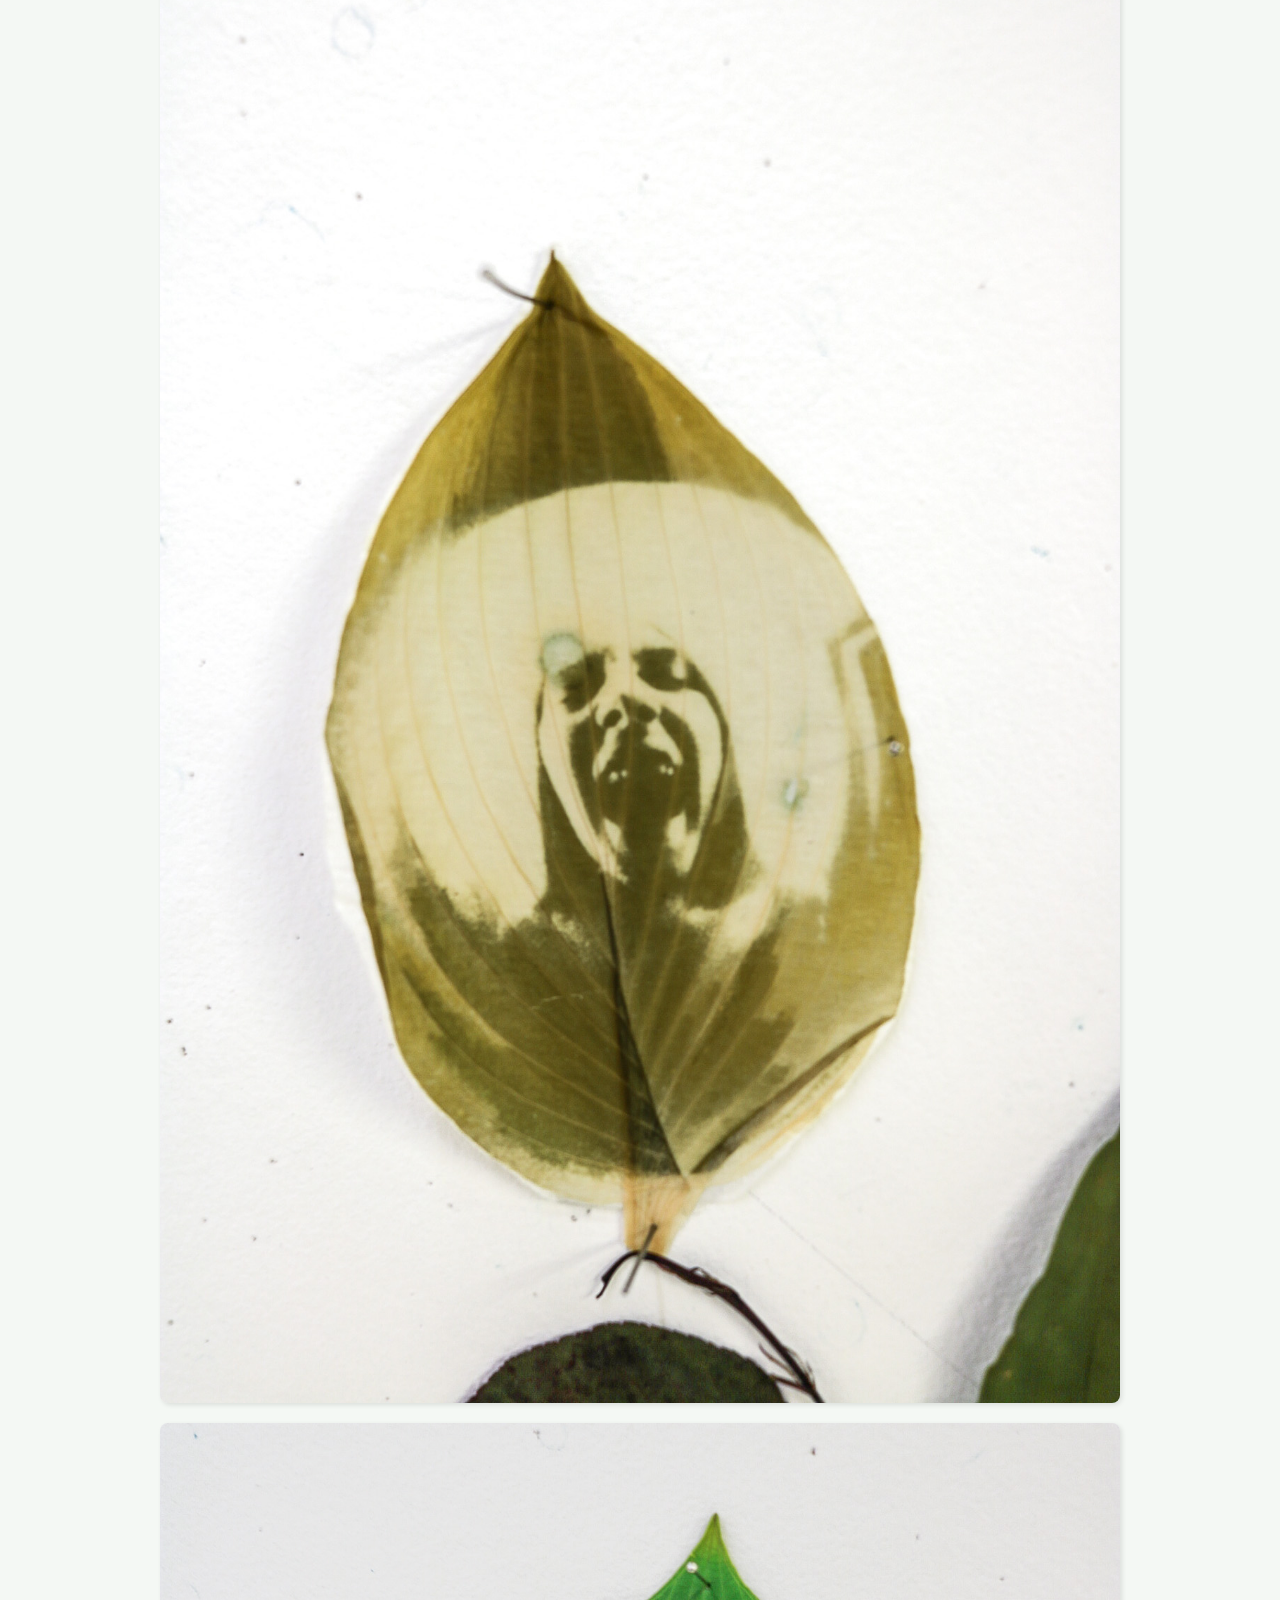
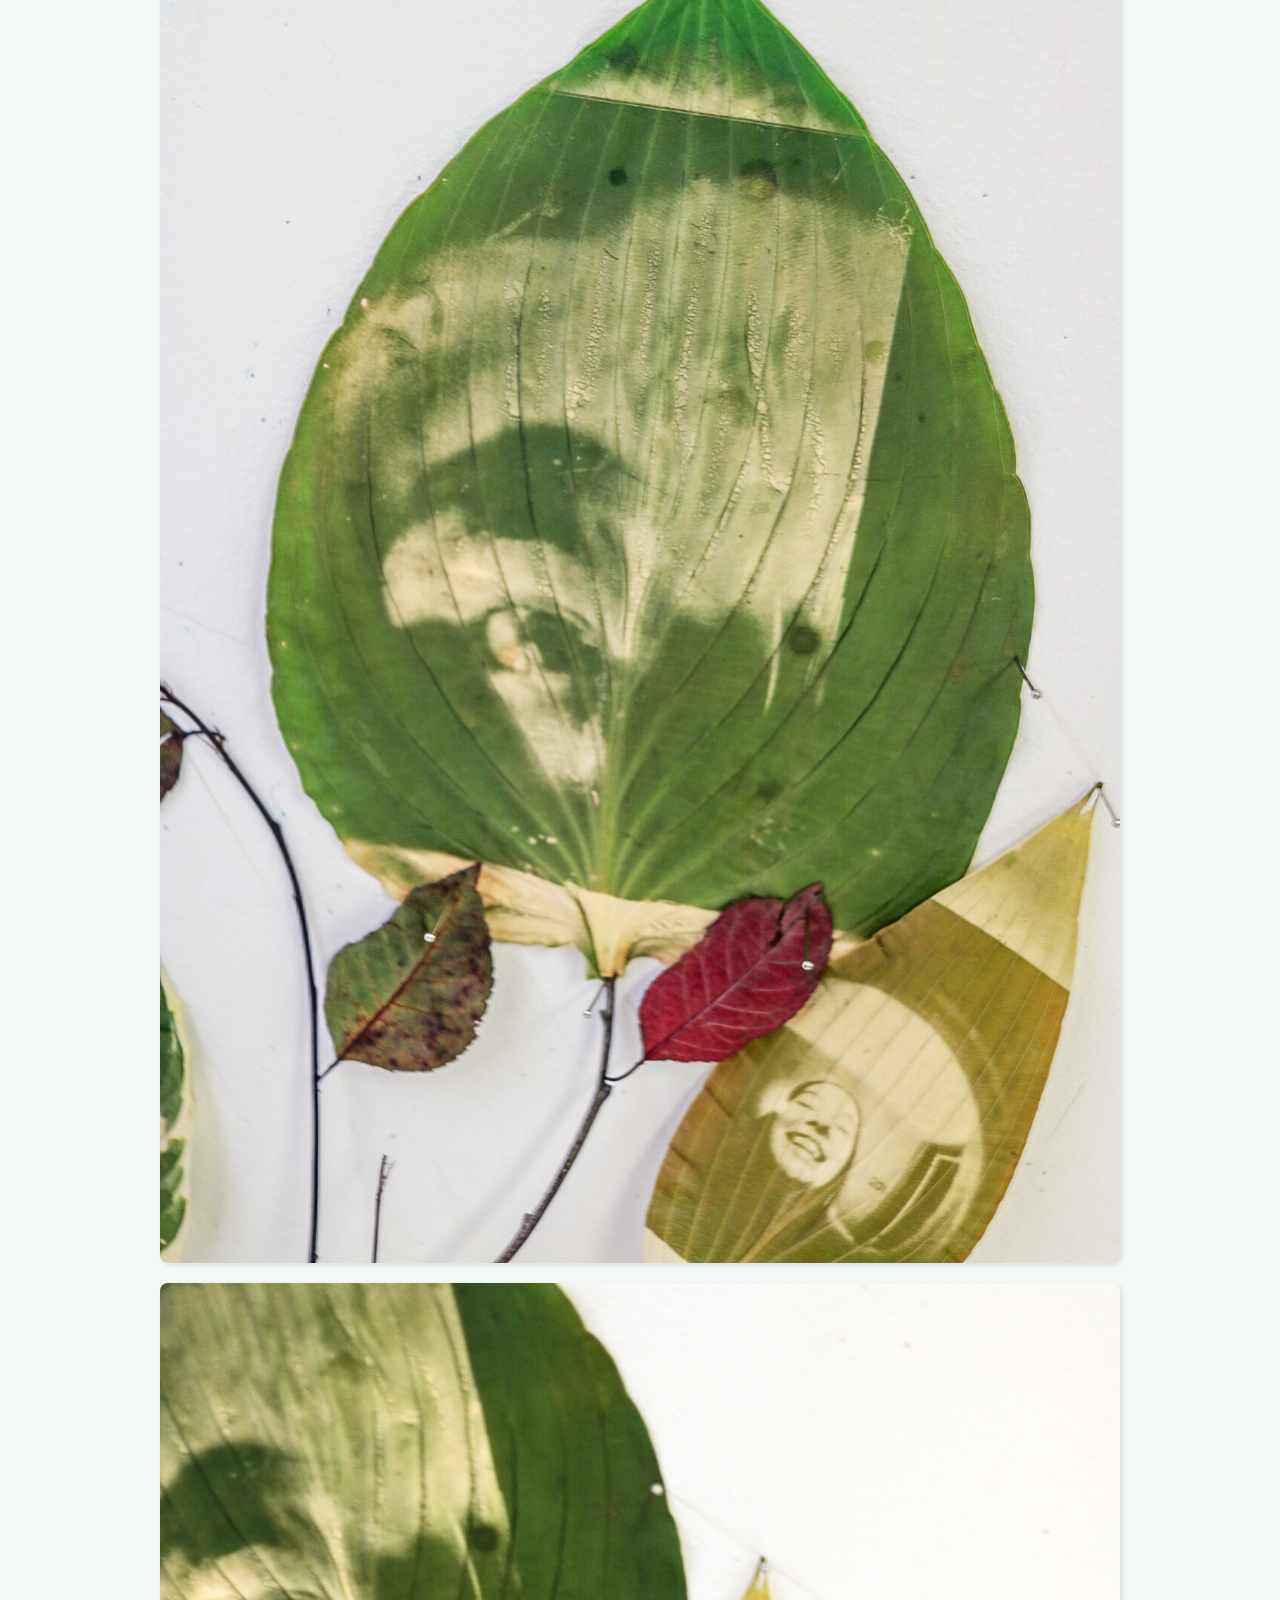
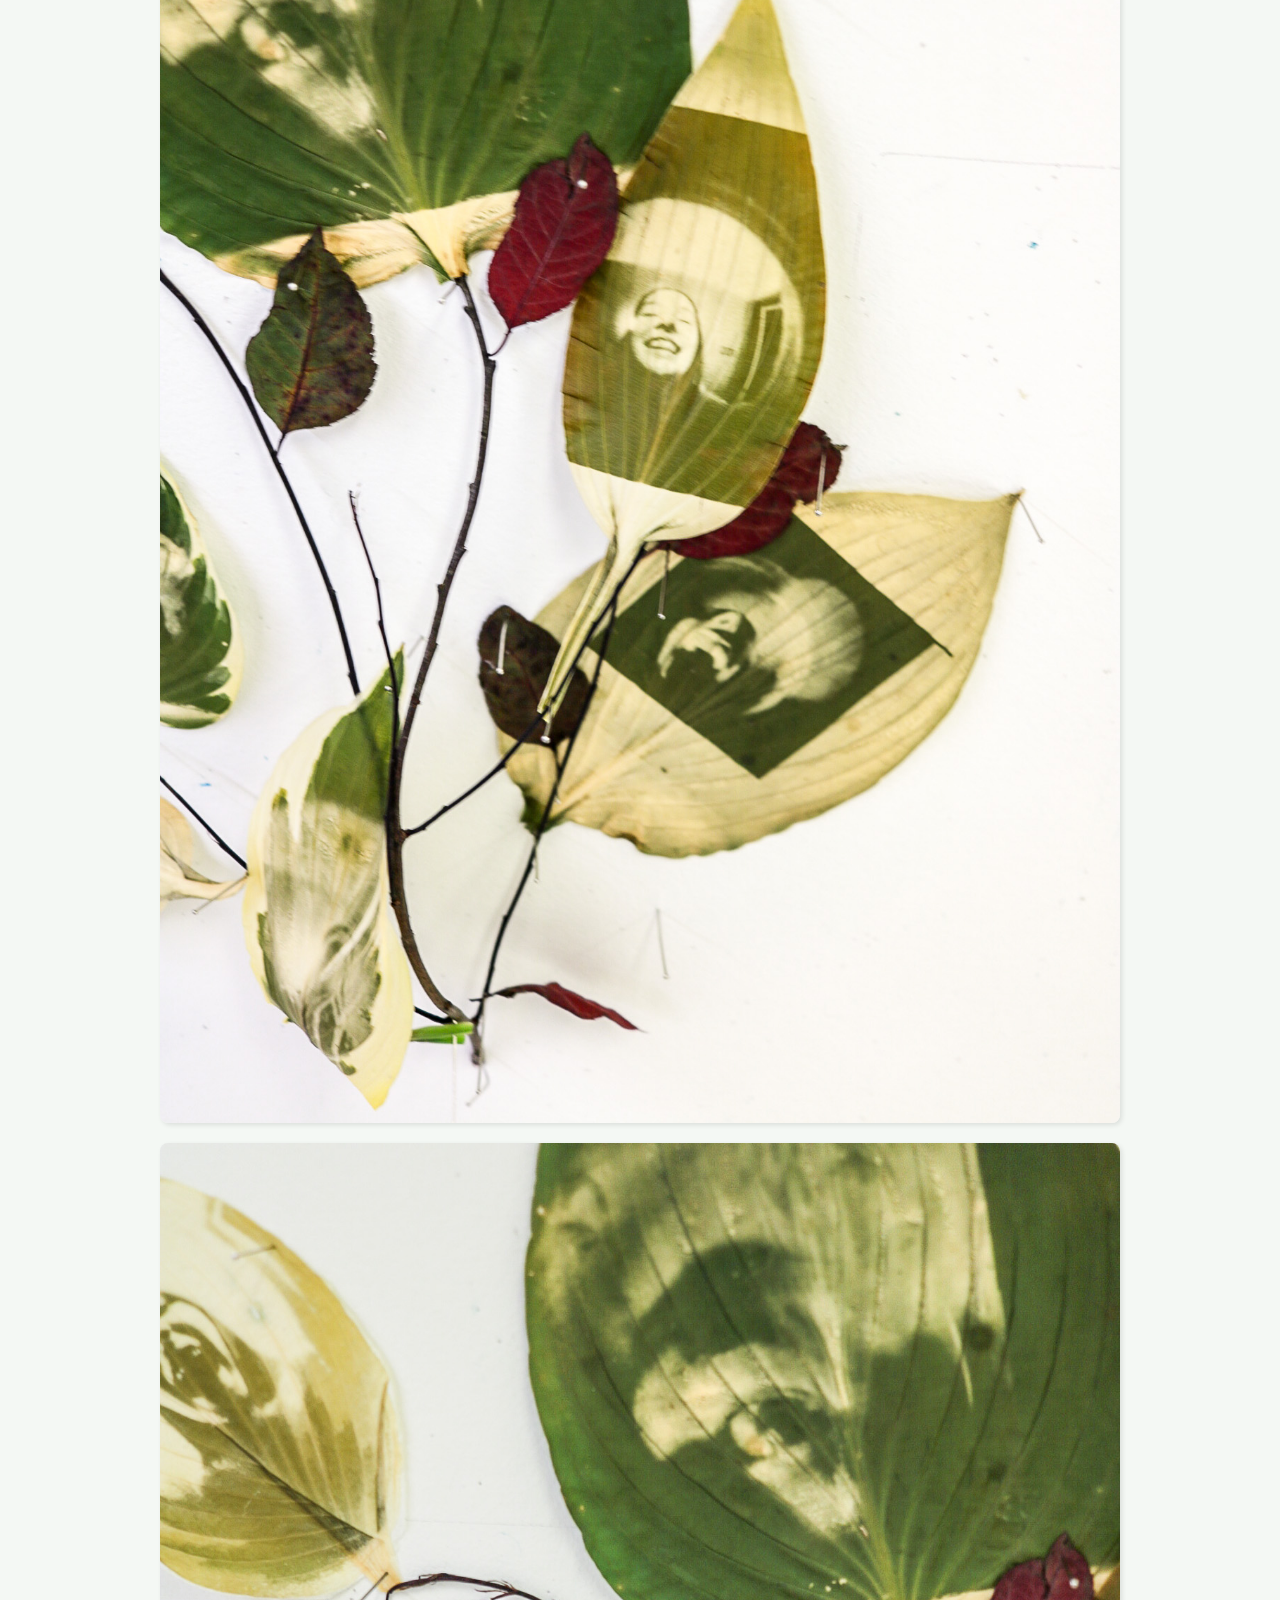
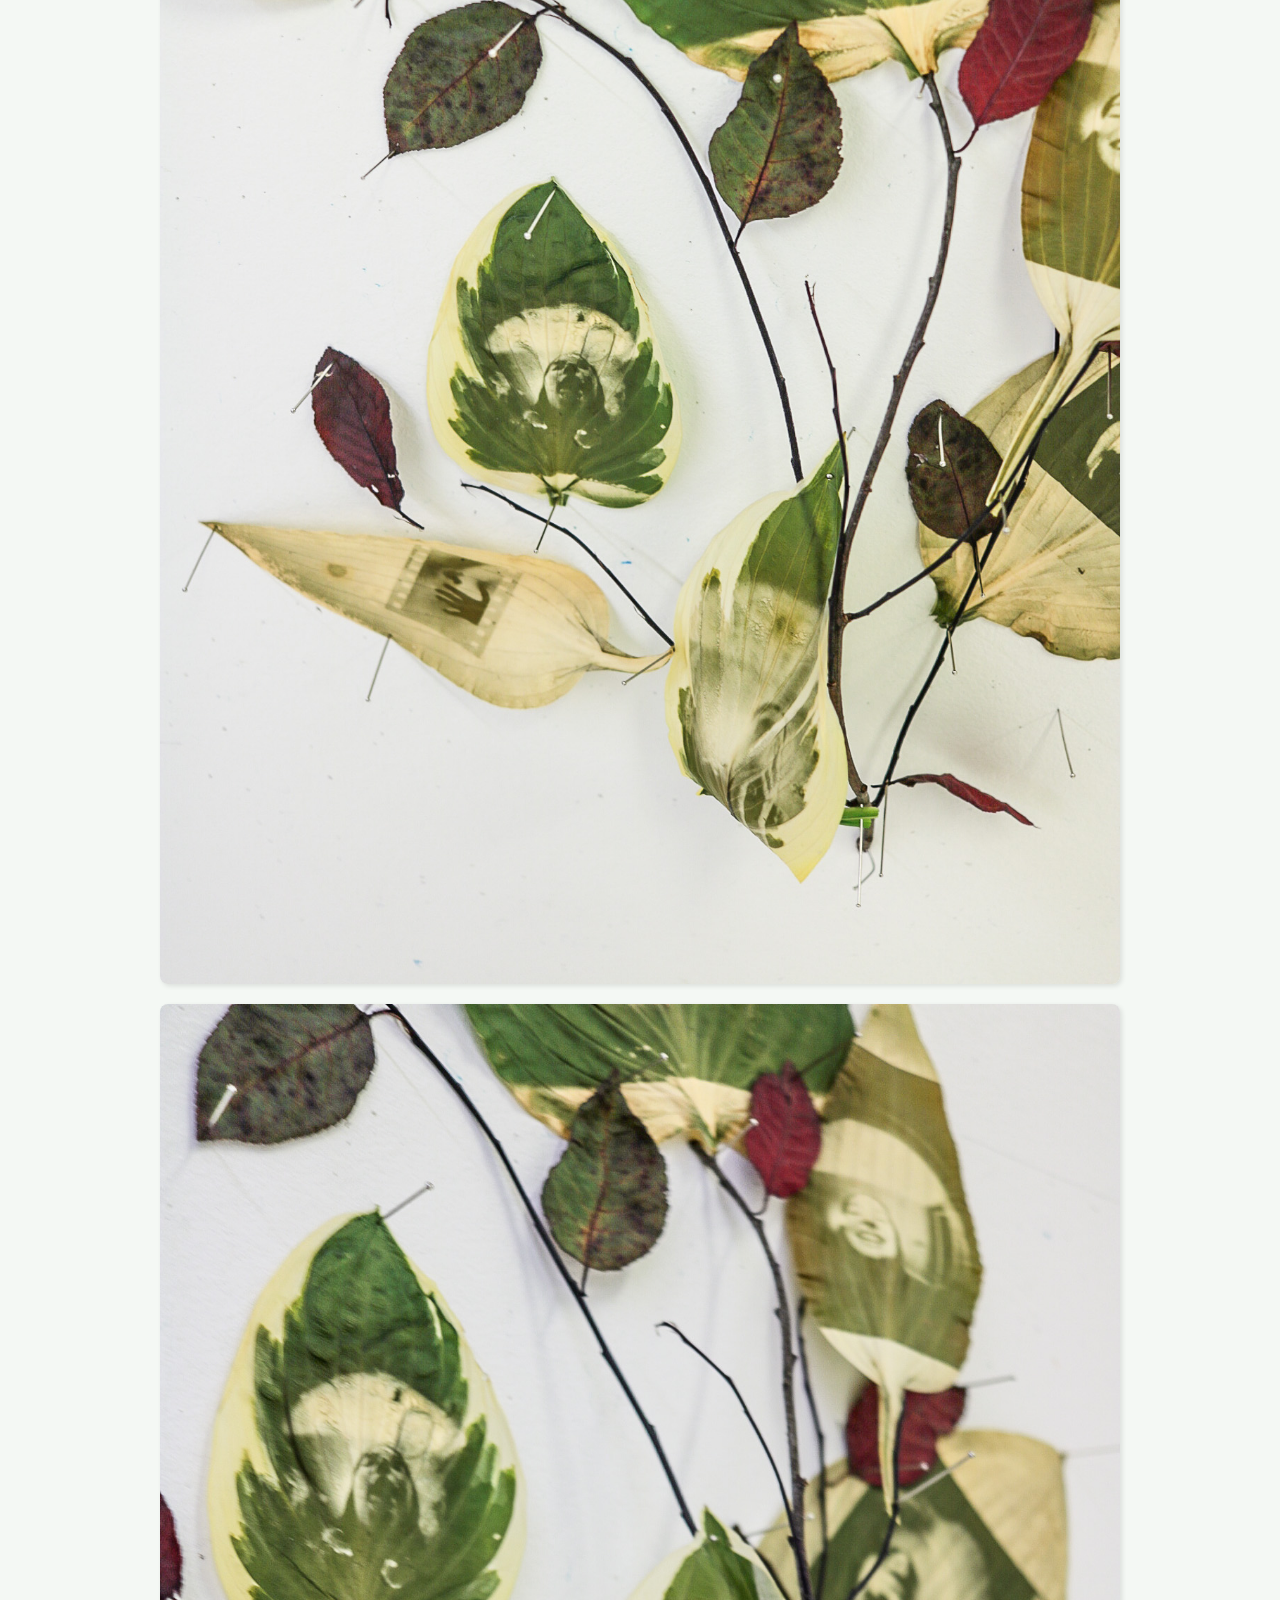
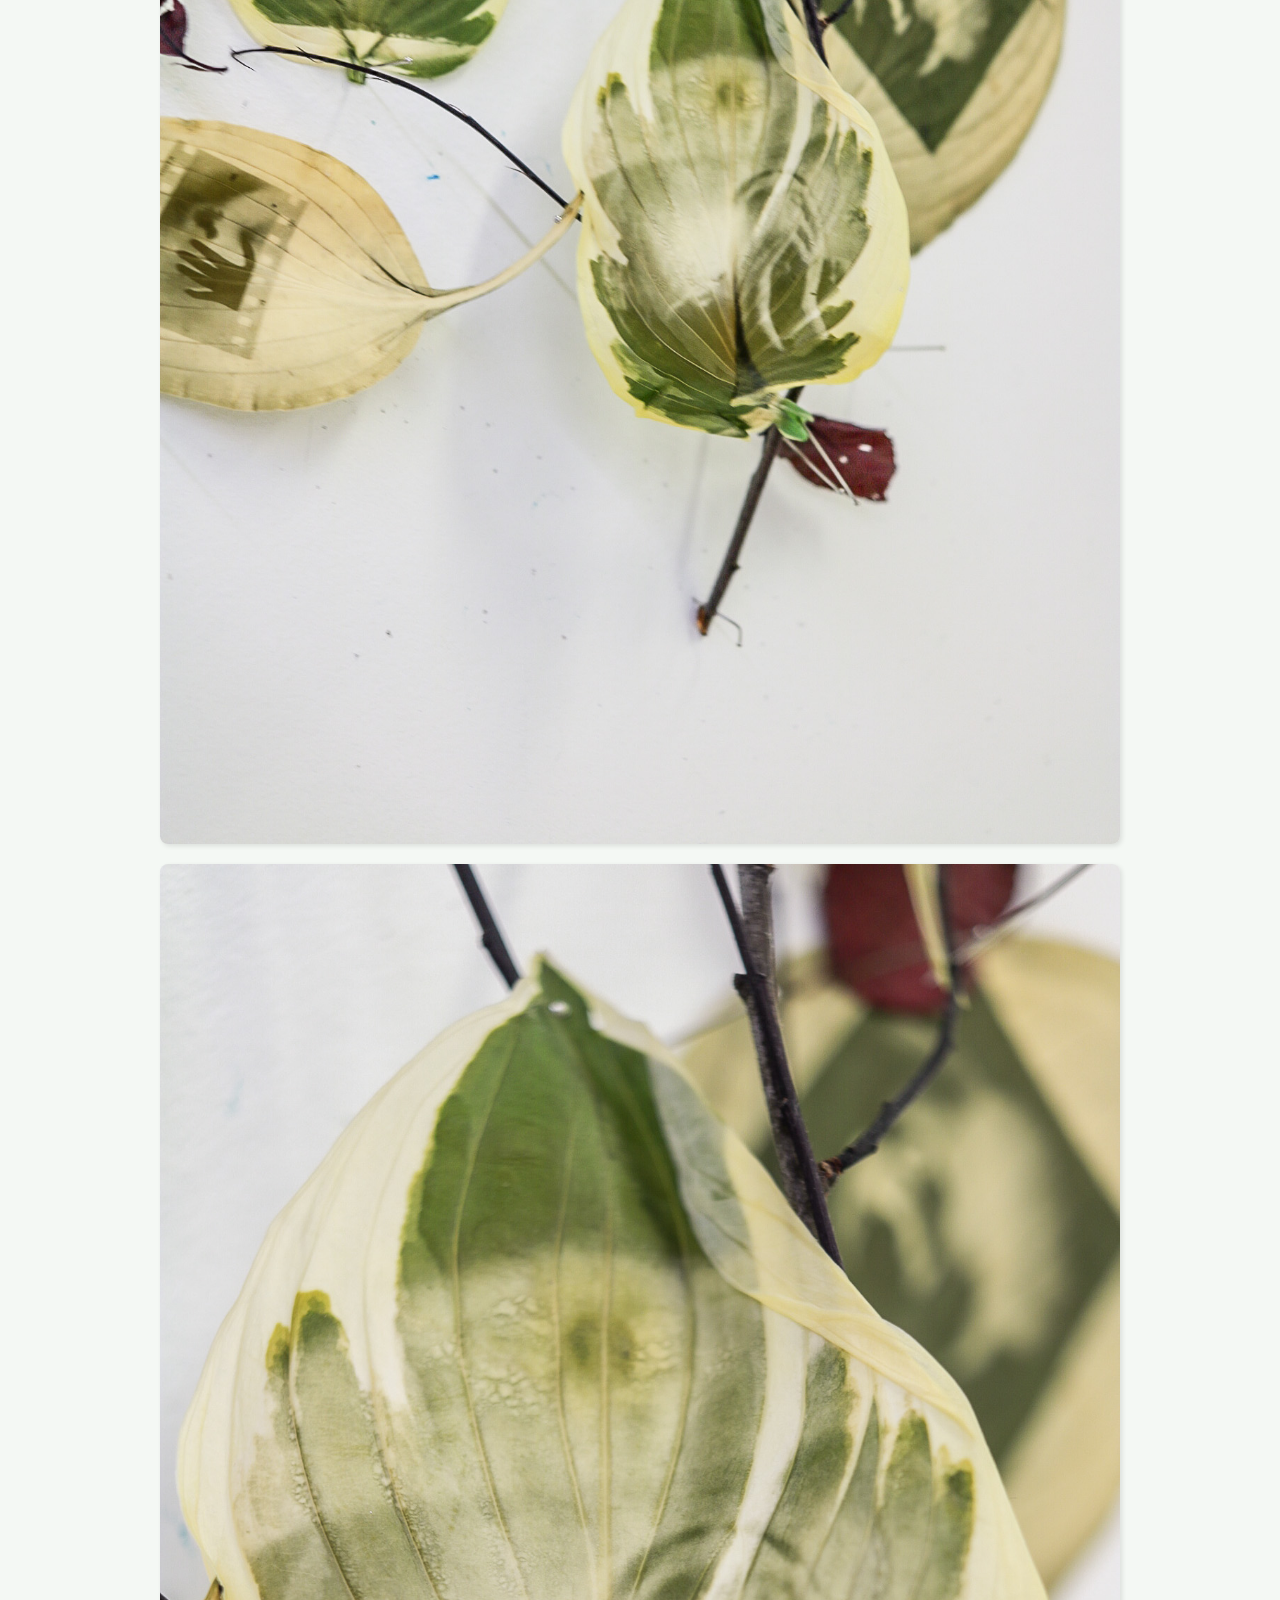
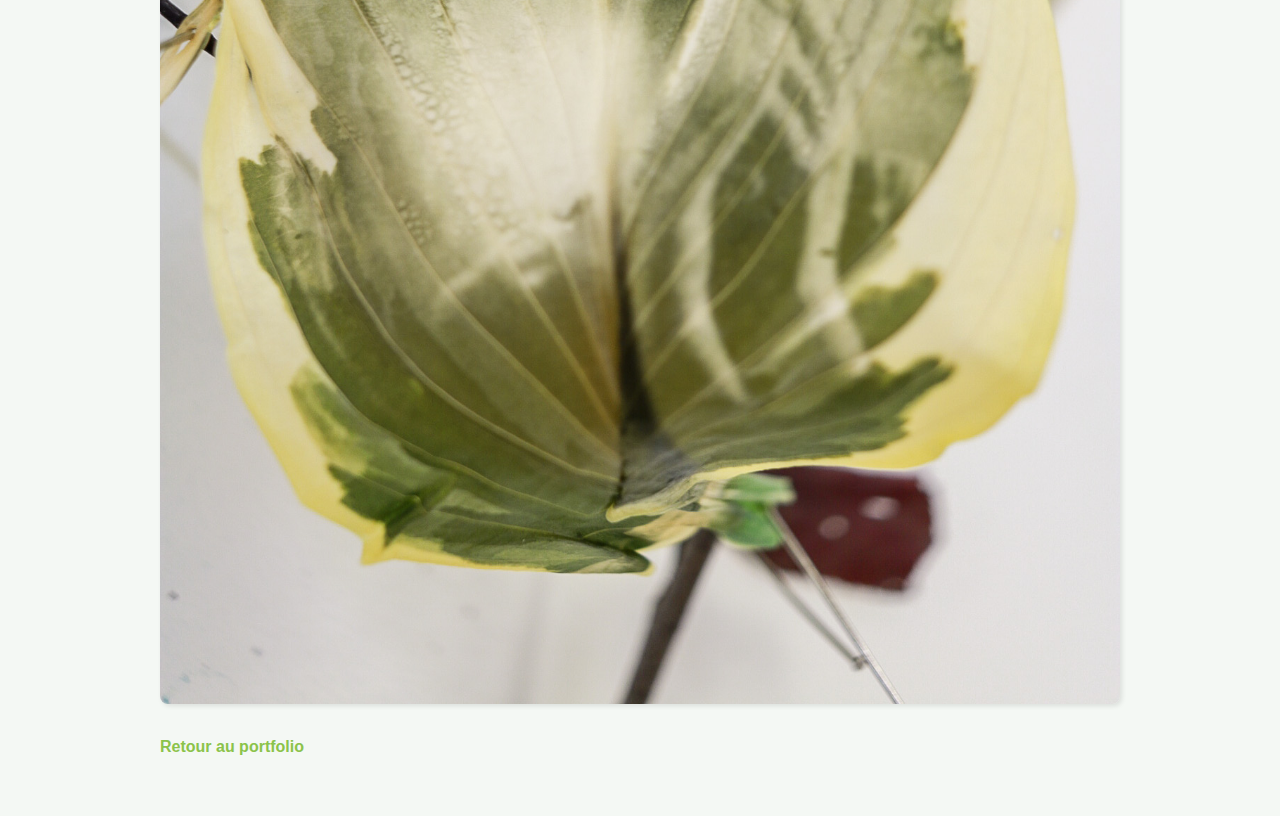
<file: portfolio/oeuvre6/oeuvre1.html>
<!DOCTYPE html>
<html lang="fr">
<head>
    <meta charset="UTF-8">
    <meta name="viewport" content="width=device-width, initial-scale=1.0">
    <title>Titre de l'œuvre 1 - Éloïse Loriot-Noël</title>
    <link rel="stylesheet" href="../../style.css">
    <link rel="stylesheet" href="oeuvre.css"> </head>
<body>

    <header>
        <h1>Éloïse Loriot-Noël</h1>
        <nav>
            <ul>
                <li><a href="../../index.html">Accueil</a></li>
                <li><a href="../../portfolio.html">Projets de création</a></li>
                <li><a href="../../actualites.html">Actualités</a></li>
                <li><a href="../../livres.html">Livres d'artiste</a></li>
            </ul>
        </nav>
    </header>

    <main class="container oeuvre-page">
        <section class="oeuvre-details">
            <h2>Titre de l'œuvre 1</h2>
            <p class="description">Description détaillée de l'œuvre. Parlez de sa création, des matériaux utilisés, de l'inspiration, du contexte, etc. Soyez précis et engageant.</p>
            <div class="oeuvre-galerie">
                <img src="image1_grande.jpg" alt="Image 1 de l'œuvre">
                <img src="image2_grande.jpg" alt="Image 2 de l'œuvre">
                <img src="image3_grande.jpg" alt="Image 3 de l'œuvre">
                <img src="image4_grande.jpg" alt="Image 4 de l'œuvre">
                <img src="image5_grande.jpg" alt="Image 5 de l'œuvre">
                <img src="image6_grande.jpg" alt="Image 5 de l'œuvre">
                <img src="image7_grande.jpg" alt="Image 5 de l'œuvre">
                <img src="image8_grande.jpg" alt="Image 5 de l'œuvre">
                </div>
        </section>
        <p><a href="../../portfolio.html">Retour au portfolio</a></p>
    </main>

</body>
</html>
</file>
<file: style.css>
/* Styles généraux */
body {
    font-family: sans-serif;
    margin: 0;
    padding-top: 60px; /* Pour éviter que le contenu ne soit caché par l'en-tête fixe */
    background-color: #f4f8f4; /* Blanc cassé léger */
    color: #333;
    line-height: 1.6;
}

.container {
    max-width: 960px;
    margin: 20px auto;
    padding: 20px;
}

@font-face {
    font-family: "American Typewriter"; /* Le nom que vous utiliserez dans vos règles CSS */
    src: url('fonts/AmericanTypewriter.ttc') format('truetype'); /* Chemin vers votre fichier de police */
    font-weight: 100; /* Le style de la police (normal, bold, etc.) */
    font-style: normal; /* L'inclinaison de la police (normal, italic) */
}

h1, h2, h3 {
    color: #558b2f; /* Vert sauge */
    font-family: "American Typewriter", monospace;
    font-weight: 300;
}

a {
    color: #8bc34a; /* Vert menthe */
    text-decoration: none;
}

a:hover {
    text-decoration: underline;
}

/* En-tête fixe */
header {
    background-color: #f4f8f4;
    color: #558b2f;
    padding: 15px 20px;
    position: fixed;
    top: 0;
    left: 0;
    width: 100%;
    z-index: 100;
    display: flex;
    justify-content: space-between;
    align-items: center;
    border-bottom: 1px solid #dcedc8;
    padding-left: 20px;
    padding-right: 20px;
    box-sizing: border-box;
}

header h1 {
    margin: 0;
    font-size: 1.8em;
}

header nav ul {
    list-style: none;
    padding: 0;
    margin: 0;
    display: flex;
    margin-left: auto;
    margin-right: 0;
}

header nav ul li {
    margin-left: 20px;
}

header nav ul li:first-child {
    margin-left: 0;
}

header nav ul li a {
    color: #558b2f;
    font-weight: 300;
    font-family: "American Typewriter", monospace;
}

header nav ul li a:hover {
    text-decoration: underline;
}

/* Page d'accueil */
#accueil {
    text-align: center;
}

.accueil-content {
    display: flex;
    flex-direction: column;
    align-items: center;
}

.accueil-content img {
    max-width: 90%;
    height: auto;
    border-radius: 8px;
    margin-bottom: 5px;
    box-shadow: 2px 2px 5px rgba(0, 0, 0, 0.1);
}

.accueil-content p {
    text-align: justify;
    max-width: 90%; 
    margin-left: auto; 
    margin-right: auto;
    margin-bottom: 15px; 
}

.credit-photo {
    text-align: left; 
    max-width: 90%; 
    margin-left: auto; 
    margin-right: auto;
    margin-bottom: 20px; 
    font-size: 0.7em; 
    color: #777; /* Ajoute une couleur de texte plus discrète */
}

/* Page Portfolio */
#portfolio .portfolio-grid {
    display: grid;
    grid-template-columns: repeat(auto-fit, minmax(250px, 1fr));
    gap: 20px;
}

.oeuvre-item {
    background-color: #f4f8f4;
    border-radius: 8px;
    overflow: hidden;
    /* box-shadow: 2px 2px 5px rgba(0, 0, 0, 0.1); */
}

.oeuvre-item a {
    display: block;
    padding: 15px;
    text-align: center;
}

.oeuvre-item img {
    width: 100%;
    height: auto;
    display: block;
    margin-bottom: 10px;
}

.oeuvre-item h3 {
    margin: 0;
    font-size: 1.2em;
    color: #333;
}

/* Page Actualités */
#actualites .actualites-liste {
    list-style: none;
    padding: 0;
}

#actualites .actualites-liste li {
    margin-bottom: 20px;
    padding-bottom: 15px;
    border-bottom: 1px solid #eee;
}

#actualites .actualites-liste li:last-child {
    border-bottom: none;
}

#actualites .actualites-liste h3 {
    margin-top: 0;
}

/* Page Livres */
#livres .livres-liste {
    display: grid;
    grid-template-columns: repeat(auto-fit, minmax(300px, 1fr));
    gap: 30px;
}

.livre-item {
    background-color: #fff;
    padding: 15px;
    border-radius: 8px;
    box-shadow: 2px 2px 5px rgba(0, 0, 0, 0.1);
}

.livre-item h3 {
    margin-top: 0;
    margin-bottom: 10px;
}

.livre-item .livre-images {
    display: flex;
    gap: 10px;
    margin-top: 10px;
}

.livre-item .livre-images img {
    max-width: 100%;
    height: auto;
    border-radius: 4px;
}

/* Style spécifique aux pages d'œuvre (à créer dans oeuvre.css dans chaque sous-dossier d'œuvre) */
.oeuvre-page .oeuvre-details {
    margin-bottom: 30px;
}

.oeuvre-page .oeuvre-details h2 {
    margin-top: 0;
    margin-bottom: 15px;
    font-size: 2em;
}

.oeuvre-page .oeuvre-details .description {
    line-height: 1.7;
    margin-bottom: 20px;
}

.oeuvre-page .oeuvre-details .oeuvre-galerie {
    display: grid;
    grid-template-columns: repeat(auto-fit, minmax(200px, 1fr));
    gap: 15px;
}

.oeuvre-page .oeuvre-details .oeuvre-galerie img {
    width: 100%;
    height: auto;
    border-radius: 8px;
    box-shadow: 2px 2px 5px rgba(0, 0, 0, 0.1);
}

.oeuvre-page p a {
    font-weight: bold;
}

footer {
    position: fixed;
    bottom: 10px; /* Distance depuis le bas de l'écran */
    left: 0; /* Aligne le footer sur le bord gauche de l'écran */
    z-index: 100; /* S'assure que les liens sont au-dessus des autres éléments */
    background-color: #f4f8f4; /* La couleur de fond de votre site */
    padding: 3px 0 3px 0; /* Padding vertical pour les icônes, pas de padding horizontal ici */
    border-radius: 6px; /* Supprime l'arrondi si vous voulez une bande qui va au bord */
}

.social-links {
    display: flex;
    gap: 10px; /* Espace entre les icônes */
    align-items: center; /* Alignement vertical des icônes */
    margin-left: 6px; /* Marge pour éloigner les icônes du bord gauche de la bande */
    padding-right: 3px; /* Padding à droite pour avoir de l'espace après la dernière icône */
    width: fit-content;
}

.social-links a:hover {
    opacity: 0.7; /* Léger effet de transparence au survol */
}

.social-links img {
    width: 30px; /* Conservez la taille de vos icônes */
    height: 30px; /* Conservez la taille de vos icônes */
    max-width: 100%; /* S'assure que l'image ne dépasse pas son conteneur parent */
    flex-shrink: 0;
}








/* Media Queries pour la version mobile */
@media screen and (max-width: 768px) {
    /* Ajustement du padding du body pour le header non fixe */
    body {
        padding-top: 0; /* Supprime le padding du haut puisque le header ne sera plus fixe */
    }

    /* Styles pour l'en-tête (Header) en version mobile */
    header {
        position: static; /* Le header défile avec la page (n'est plus fixe) */
        flex-direction: column; /* Empile les éléments (titre et nav) verticalement */
        align-items: center; /* Centre le titre et la navigation horizontalement */
        padding: 15px 10px; /* Ajuste le padding pour les petits écrans */
        border-bottom: 1px solid #dcedc8; /* Optionnel: Conserver ou retirer le bord inférieur */
        /* Vous pouvez retirer le background-color si vous voulez qu'il se fonde plus dans le body */
        /* background-color: #f4f8f4; */
    }

    header h1 {
        text-align: center; /* Centre le titre principal "Éloïse Lorio-Noël" */
        margin-bottom: 15px; /* Ajoute un espace sous le titre */
        font-size: 1.8em; /* Ajustez la taille si le titre est trop grand/petit sur mobile */
    }

    /* Styles pour la navigation (Nav) en version mobile */
    header nav {
        width: 100%; /* S'assure que la nav prend toute la largeur disponible pour centrer son contenu */
        text-align: center; /* Pour centrer le texte si les flexbox ne suffisent pas toujours */
    }

    header nav ul {
        flex-direction: column; /* Empile les titres d'onglets verticalement */
        align-items: center; /* Centre les titres d'onglets horizontalement */
        padding: 0; /* Réinitialise le padding horizontal */
        margin: 0 auto; /* Centre la liste elle-même si nécessaire */
        width: fit-content; /* Permet à la liste de s'adapter à son contenu et d'être centrée */
    }

    header nav ul li {
        margin: 0px 0; /* Ajoute de l'espace vertical entre les onglets, retire les marges horizontales */
    }

    header nav ul li a {
        font-size: 1.1em; /* Ajuste la taille de la police des onglets pour une meilleure lisibilité mobile */
        padding: 8px 15px; /* Augmente le padding des liens pour faciliter le tap sur mobile */
    }

    /* Ajustements généraux pour les petits écrans */
    .container {
        padding: 15px; /* Réduit le padding du contenu principal sur mobile */
    }

    .accueil-content img {
        max-width: 100%; /* Laisse un peu plus de marge pour l'image d'accueil */
    }

    .accueil-content p, .credit-photo {
        max-width: 95%; /* Laisse un peu plus de marge pour le texte d'accueil et le crédit photo */
    }
}
</file>
<file: livre/oeuvre3/oeuvre.css>
/* Styles spécifiques aux pages d'œuvre */
.oeuvre-page .oeuvre-details {
    margin-bottom: 30px;
}

.oeuvre-page .oeuvre-details h2 {
    margin-top: 0;
    margin-bottom: 15px;
    font-size: 2em;
}

.oeuvre-page .oeuvre-details .description {
    line-height: 1.7;
    margin-bottom: 20px;
    text-align: justify;
}

.oeuvre-page .oeuvre-details .oeuvre-galerie {
    display: flex; /* Utilisation de flexbox pour l'affichage en ligne */
    flex-direction: column; /* Empilement vertical des images */
    gap: 20px; /* Espacement entre les images */
}

.oeuvre-page .oeuvre-details .oeuvre-galerie img {
    width: 100%; /* Les images prennent toute la largeur disponible */
    height: auto; /* La hauteur s'ajuste proportionnellement */
    border-radius: 8px;
    box-shadow: 2px 2px 5px rgba(0, 0, 0, 0.1);
}

.oeuvre-page p a {
    font-weight: bold;
}

footer {
    position: fixed;
    bottom: 10px; /* Distance depuis le bas de l'écran */
    left: 10px; /* Distance depuis la gauche de l'écran */
    z-index: 100; /* S'assure que les liens sont au-dessus des autres éléments */
    /* background-color: rgba(244, 248, 244, 0.8); /* Retirez ou commentez le fond si vous ne le souhaitez pas */
    padding: 10px; /* Conservez le padding pour l'espace autour des icônes */
    border-radius: 5px; /* Conservez l'arrondi si vous le souhaitez */
}

.social-links {
    display: flex;
    gap: 10px; /* Augmente l'espacement entre les icônes */
    align-items: center; /* Alignement vertical des icônes */
    margin-left: 10px; /* Ajoute une marge à gauche pour l'éloigner du bord */
}

.social-links a:hover {
    opacity: 0.7; /* Léger effet de transparence au survol */
}
</file>
<file: portfolio/oeuvre1/oeuvre.css>
/* Styles spécifiques aux pages d'œuvre */
.oeuvre-page .oeuvre-details {
    margin-bottom: 30px;
}

.oeuvre-page .oeuvre-details h2 {
    margin-top: 0;
    margin-bottom: 15px;
    font-size: 2em;
}

.oeuvre-page .oeuvre-details .description {
    line-height: 1.7;
    margin-bottom: 20px;
    text-align: justify;
}

.oeuvre-page .oeuvre-details .oeuvre-galerie {
    display: flex; /* Utilisation de flexbox pour l'affichage en ligne */
    flex-direction: column; /* Empilement vertical des images */
    gap: 20px; /* Espacement entre les images */
}

.oeuvre-page .oeuvre-details .oeuvre-galerie img {
    width: 100%; /* Les images prennent toute la largeur disponible */
    height: auto; /* La hauteur s'ajuste proportionnellement */
    border-radius: 8px;
    box-shadow: 2px 2px 5px rgba(0, 0, 0, 0.1);
}

.oeuvre-page p a {
    font-weight: bold;
}

footer {
    position: fixed;
    bottom: 10px; /* Distance depuis le bas de l'écran */
    left: 10px; /* Distance depuis la gauche de l'écran */
    z-index: 100; /* S'assure que les liens sont au-dessus des autres éléments */
    /* background-color: rgba(244, 248, 244, 0.8); /* Retirez ou commentez le fond si vous ne le souhaitez pas */
    padding: 10px; /* Conservez le padding pour l'espace autour des icônes */
    border-radius: 5px; /* Conservez l'arrondi si vous le souhaitez */
}

.social-links {
    display: flex;
    gap: 10px; /* Augmente l'espacement entre les icônes */
    align-items: center; /* Alignement vertical des icônes */
    margin-left: 10px; /* Ajoute une marge à gauche pour l'éloigner du bord */
}

.social-links a:hover {
    opacity: 0.7; /* Léger effet de transparence au survol */
}
</file>
<file: portfolio/oeuvre2/oeuvre.css>
/* Styles spécifiques aux pages d'œuvre */
.oeuvre-page .oeuvre-details {
    margin-bottom: 30px;
}

.oeuvre-page .oeuvre-details h2 {
    margin-top: 0;
    margin-bottom: 15px;
    font-size: 2em;
}

.oeuvre-page .oeuvre-details .description {
    line-height: 1.7;
    margin-bottom: 20px;
    text-align: justify;
}

.oeuvre-page .oeuvre-details .oeuvre-galerie {
    display: flex; /* Utilisation de flexbox pour l'affichage en ligne */
    flex-direction: column; /* Empilement vertical des images */
    gap: 20px; /* Espacement entre les images */
}

.oeuvre-page .oeuvre-details .oeuvre-galerie img {
    width: 100%; /* Les images prennent toute la largeur disponible */
    height: auto; /* La hauteur s'ajuste proportionnellement */
    border-radius: 8px;
    box-shadow: 2px 2px 5px rgba(0, 0, 0, 0.1);
}

.oeuvre-page p a {
    font-weight: bold;
}

footer {
    position: fixed;
    bottom: 10px; /* Distance depuis le bas de l'écran */
    left: 10px; /* Distance depuis la gauche de l'écran */
    z-index: 100; /* S'assure que les liens sont au-dessus des autres éléments */
    /* background-color: rgba(244, 248, 244, 0.8); /* Retirez ou commentez le fond si vous ne le souhaitez pas */
    padding: 10px; /* Conservez le padding pour l'espace autour des icônes */
    border-radius: 5px; /* Conservez l'arrondi si vous le souhaitez */
}

.social-links {
    display: flex;
    gap: 10px; /* Augmente l'espacement entre les icônes */
    align-items: center; /* Alignement vertical des icônes */
    margin-left: 10px; /* Ajoute une marge à gauche pour l'éloigner du bord */
}

.social-links a:hover {
    opacity: 0.7; /* Léger effet de transparence au survol */
}
</file>
<file: portfolio/oeuvre4/oeuvre.css>
/* Styles spécifiques aux pages d'œuvre */
.oeuvre-page .oeuvre-details {
    margin-bottom: 30px;
}

.oeuvre-page .oeuvre-details h2 {
    margin-top: 0;
    margin-bottom: 15px;
    font-size: 2em;
}

.oeuvre-page .oeuvre-details .description {
    line-height: 1.7;
    margin-bottom: 20px;
    text-align: justify;
}

.oeuvre-page .oeuvre-details .oeuvre-galerie {
    display: flex; /* Utilisation de flexbox pour l'affichage en ligne */
    flex-direction: column; /* Empilement vertical des images */
    gap: 20px; /* Espacement entre les images */
}

.oeuvre-page .oeuvre-details .oeuvre-galerie img {
    width: 100%; /* Les images prennent toute la largeur disponible */
    height: auto; /* La hauteur s'ajuste proportionnellement */
    border-radius: 8px;
    box-shadow: 2px 2px 5px rgba(0, 0, 0, 0.1);
}

.oeuvre-page p a {
    font-weight: bold;
}

footer {
    position: fixed;
    bottom: 10px; /* Distance depuis le bas de l'écran */
    left: 10px; /* Distance depuis la gauche de l'écran */
    z-index: 100; /* S'assure que les liens sont au-dessus des autres éléments */
    /* background-color: rgba(244, 248, 244, 0.8); /* Retirez ou commentez le fond si vous ne le souhaitez pas */
    padding: 10px; /* Conservez le padding pour l'espace autour des icônes */
    border-radius: 5px; /* Conservez l'arrondi si vous le souhaitez */
}

.social-links {
    display: flex;
    gap: 10px; /* Augmente l'espacement entre les icônes */
    align-items: center; /* Alignement vertical des icônes */
    margin-left: 10px; /* Ajoute une marge à gauche pour l'éloigner du bord */
}

.social-links a:hover {
    opacity: 0.7; /* Léger effet de transparence au survol */
}
</file>
<file: portfolio/oeuvre6/oeuvre.css>
/* Styles spécifiques aux pages d'œuvre */
.oeuvre-page .oeuvre-details {
    margin-bottom: 30px;
}

.oeuvre-page .oeuvre-details h2 {
    margin-top: 0;
    margin-bottom: 15px;
    font-size: 2em;
}

.oeuvre-page .oeuvre-details .description {
    line-height: 1.7;
    margin-bottom: 20px;
    text-align: justify;
}

.oeuvre-page .oeuvre-details .oeuvre-galerie {
    display: flex; /* Utilisation de flexbox pour l'affichage en ligne */
    flex-direction: column; /* Empilement vertical des images */
    gap: 20px; /* Espacement entre les images */
}

.oeuvre-page .oeuvre-details .oeuvre-galerie img {
    width: 100%; /* Les images prennent toute la largeur disponible */
    height: auto; /* La hauteur s'ajuste proportionnellement */
    border-radius: 8px;
    box-shadow: 2px 2px 5px rgba(0, 0, 0, 0.1);
}

.oeuvre-page p a {
    font-weight: bold;
}

footer {
    position: fixed;
    bottom: 10px; /* Distance depuis le bas de l'écran */
    left: 10px; /* Distance depuis la gauche de l'écran */
    z-index: 100; /* S'assure que les liens sont au-dessus des autres éléments */
    /* background-color: rgba(244, 248, 244, 0.8); /* Retirez ou commentez le fond si vous ne le souhaitez pas */
    padding: 10px; /* Conservez le padding pour l'espace autour des icônes */
    border-radius: 5px; /* Conservez l'arrondi si vous le souhaitez */
}

.social-links {
    display: flex;
    gap: 10px; /* Augmente l'espacement entre les icônes */
    align-items: center; /* Alignement vertical des icônes */
    margin-left: 10px; /* Ajoute une marge à gauche pour l'éloigner du bord */
}

.social-links a:hover {
    opacity: 0.7; /* Léger effet de transparence au survol */
}
</file>
